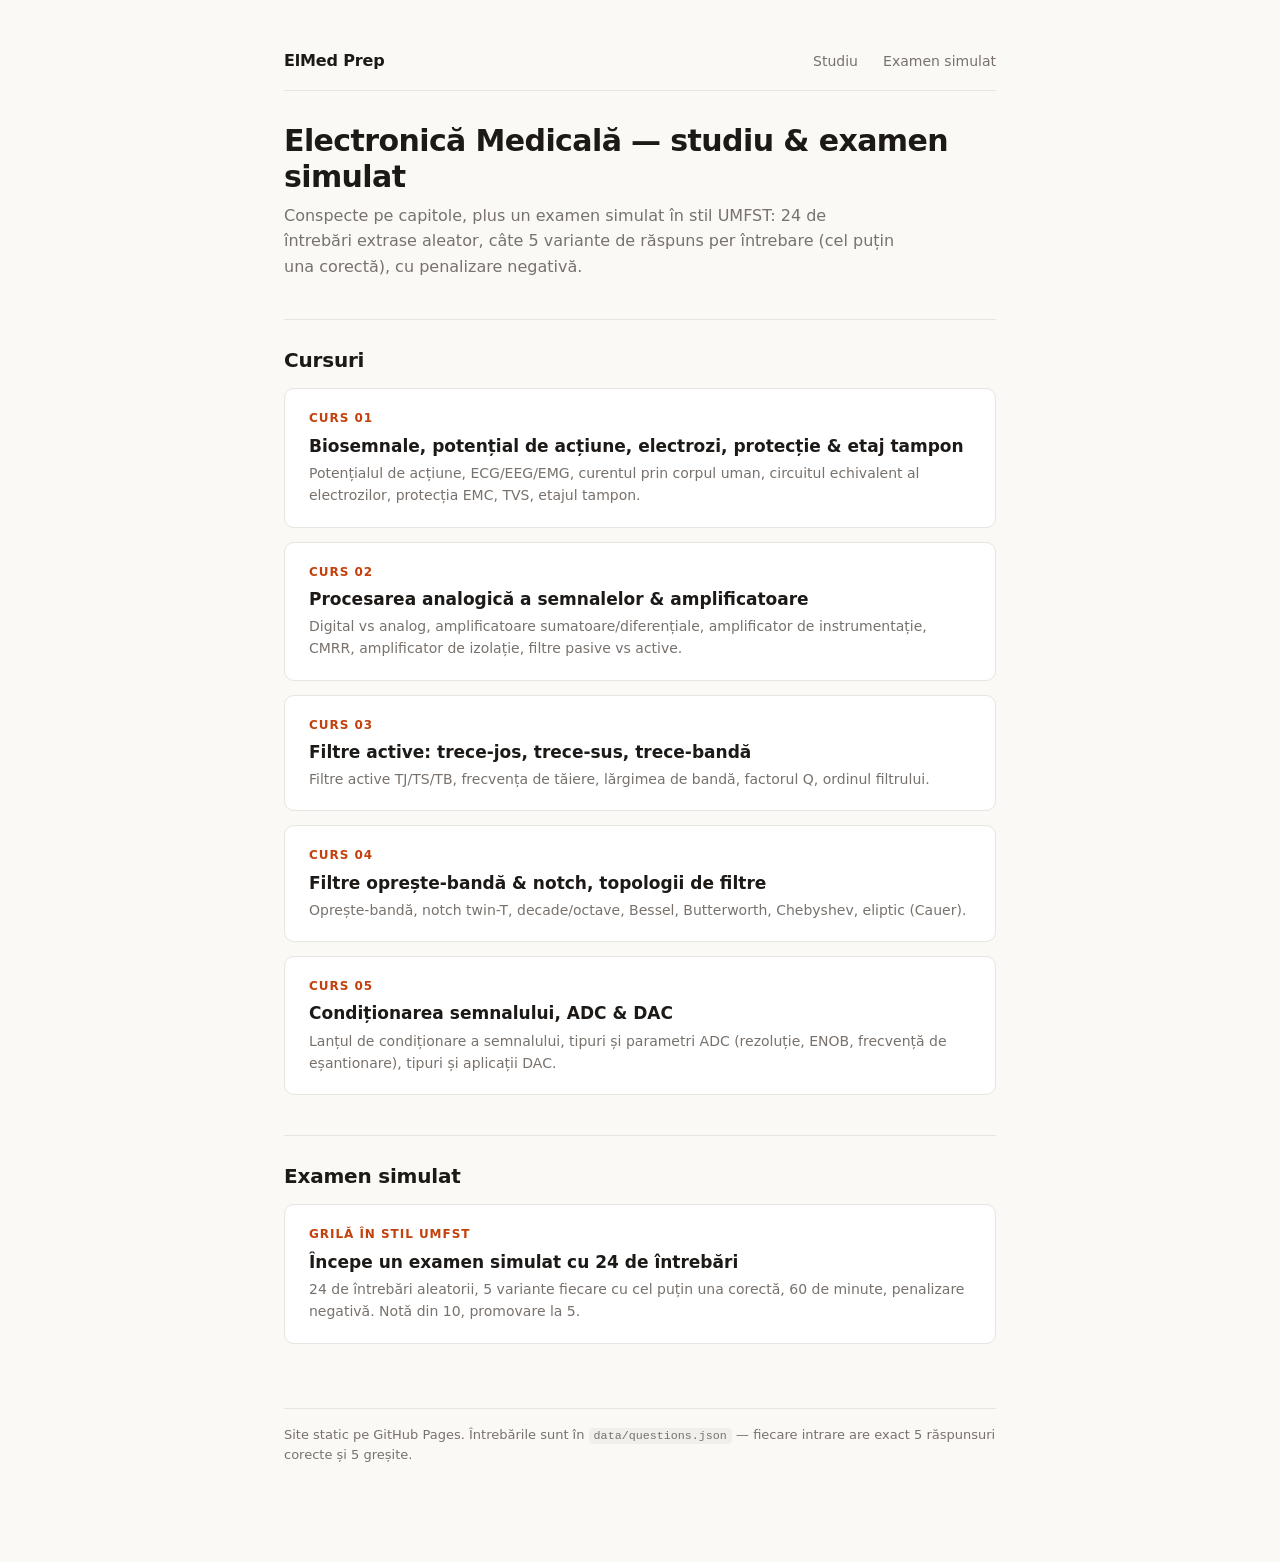
<file: index.html>
<!DOCTYPE html>
<html lang="ro">
<head>
<meta charset="utf-8">
<meta name="viewport" content="width=device-width, initial-scale=1">
<title>ElMed Prep — Electronică Medicală</title>
<link rel="stylesheet" href="assets/style.css">
</head>
<body>
<div class="wrap">
  <header class="site">
    <a class="brand" href="index.html">ElMed Prep</a>
    <nav>
      <a href="index.html">Studiu</a>
      <a href="exam.html">Examen simulat</a>
    </nav>
  </header>

  <h1>Electronică Medicală — studiu &amp; examen simulat</h1>
  <p class="lead">Conspecte pe capitole, plus un examen simulat în stil UMFST: 24 de întrebări extrase aleator, câte 5 variante de răspuns per întrebare (cel puțin una corectă), cu penalizare negativă.</p>

  <h2>Cursuri</h2>
  <a class="card" href="curs-1.html">
    <div class="kicker">Curs 01</div>
    <div class="title">Biosemnale, potențial de acțiune, electrozi, protecție &amp; etaj tampon</div>
    <div class="desc">Potențialul de acțiune, ECG/EEG/EMG, curentul prin corpul uman, circuitul echivalent al electrozilor, protecția EMC, TVS, etajul tampon.</div>
  </a>
  <a class="card" href="curs-2.html">
    <div class="kicker">Curs 02</div>
    <div class="title">Procesarea analogică a semnalelor &amp; amplificatoare</div>
    <div class="desc">Digital vs analog, amplificatoare sumatoare/diferențiale, amplificator de instrumentație, CMRR, amplificator de izolație, filtre pasive vs active.</div>
  </a>
  <a class="card" href="curs-3.html">
    <div class="kicker">Curs 03</div>
    <div class="title">Filtre active: trece-jos, trece-sus, trece-bandă</div>
    <div class="desc">Filtre active TJ/TS/TB, frecvența de tăiere, lărgimea de bandă, factorul Q, ordinul filtrului.</div>
  </a>
  <a class="card" href="curs-4.html">
    <div class="kicker">Curs 04</div>
    <div class="title">Filtre oprește-bandă &amp; notch, topologii de filtre</div>
    <div class="desc">Oprește-bandă, notch twin-T, decade/octave, Bessel, Butterworth, Chebyshev, eliptic (Cauer).</div>
  </a>
  <a class="card" href="curs-5.html">
    <div class="kicker">Curs 05</div>
    <div class="title">Condiționarea semnalului, ADC &amp; DAC</div>
    <div class="desc">Lanțul de condiționare a semnalului, tipuri și parametri ADC (rezoluție, ENOB, frecvență de eșantionare), tipuri și aplicații DAC.</div>
  </a>

  <h2>Examen simulat</h2>
  <a class="card" href="exam.html">
    <div class="kicker">Grilă în stil UMFST</div>
    <div class="title">Începe un examen simulat cu 24 de întrebări</div>
    <div class="desc">24 de întrebări aleatorii, 5 variante fiecare cu cel puțin una corectă, 60 de minute, penalizare negativă. Notă din 10, promovare la 5.</div>
  </a>

  <footer class="site">Site static pe GitHub Pages. Întrebările sunt în <code>data/questions.json</code> — fiecare intrare are exact 5 răspunsuri corecte și 5 greșite.</footer>
</div>
</body>
</html>
</file>
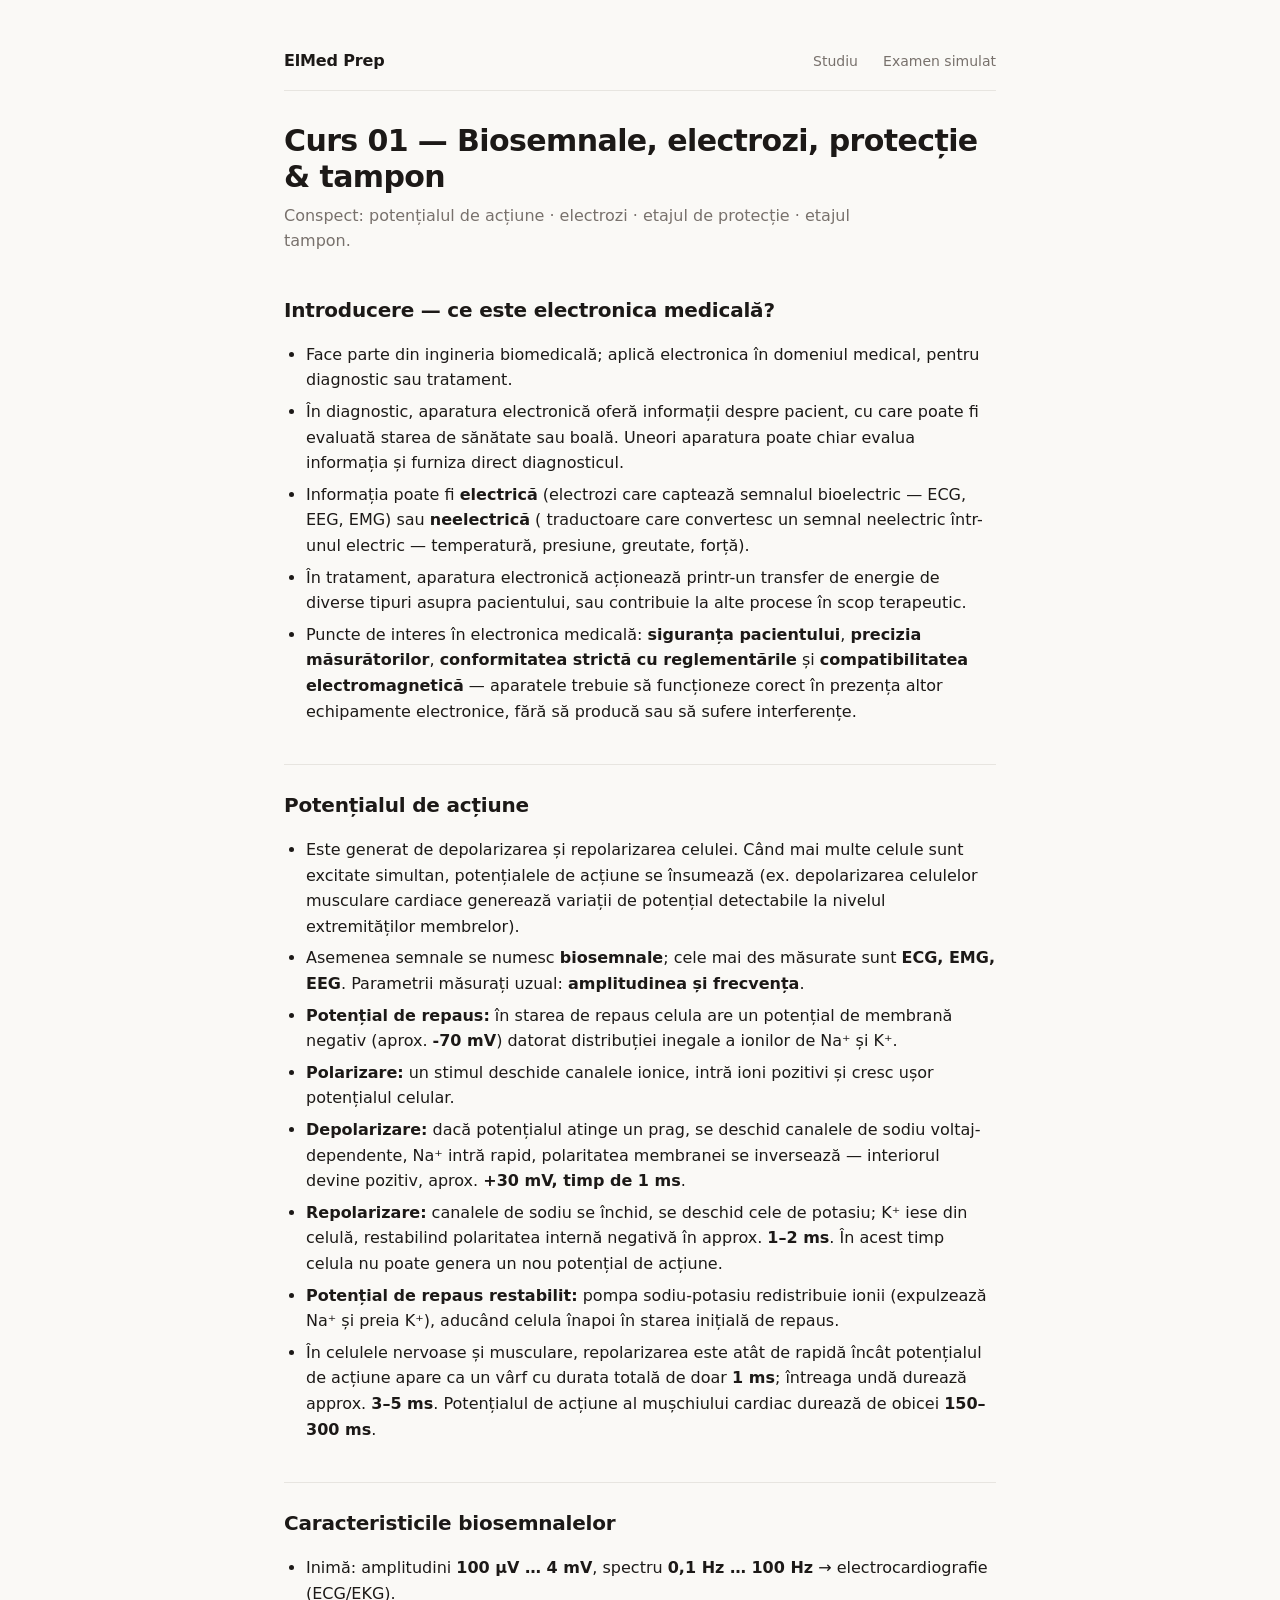
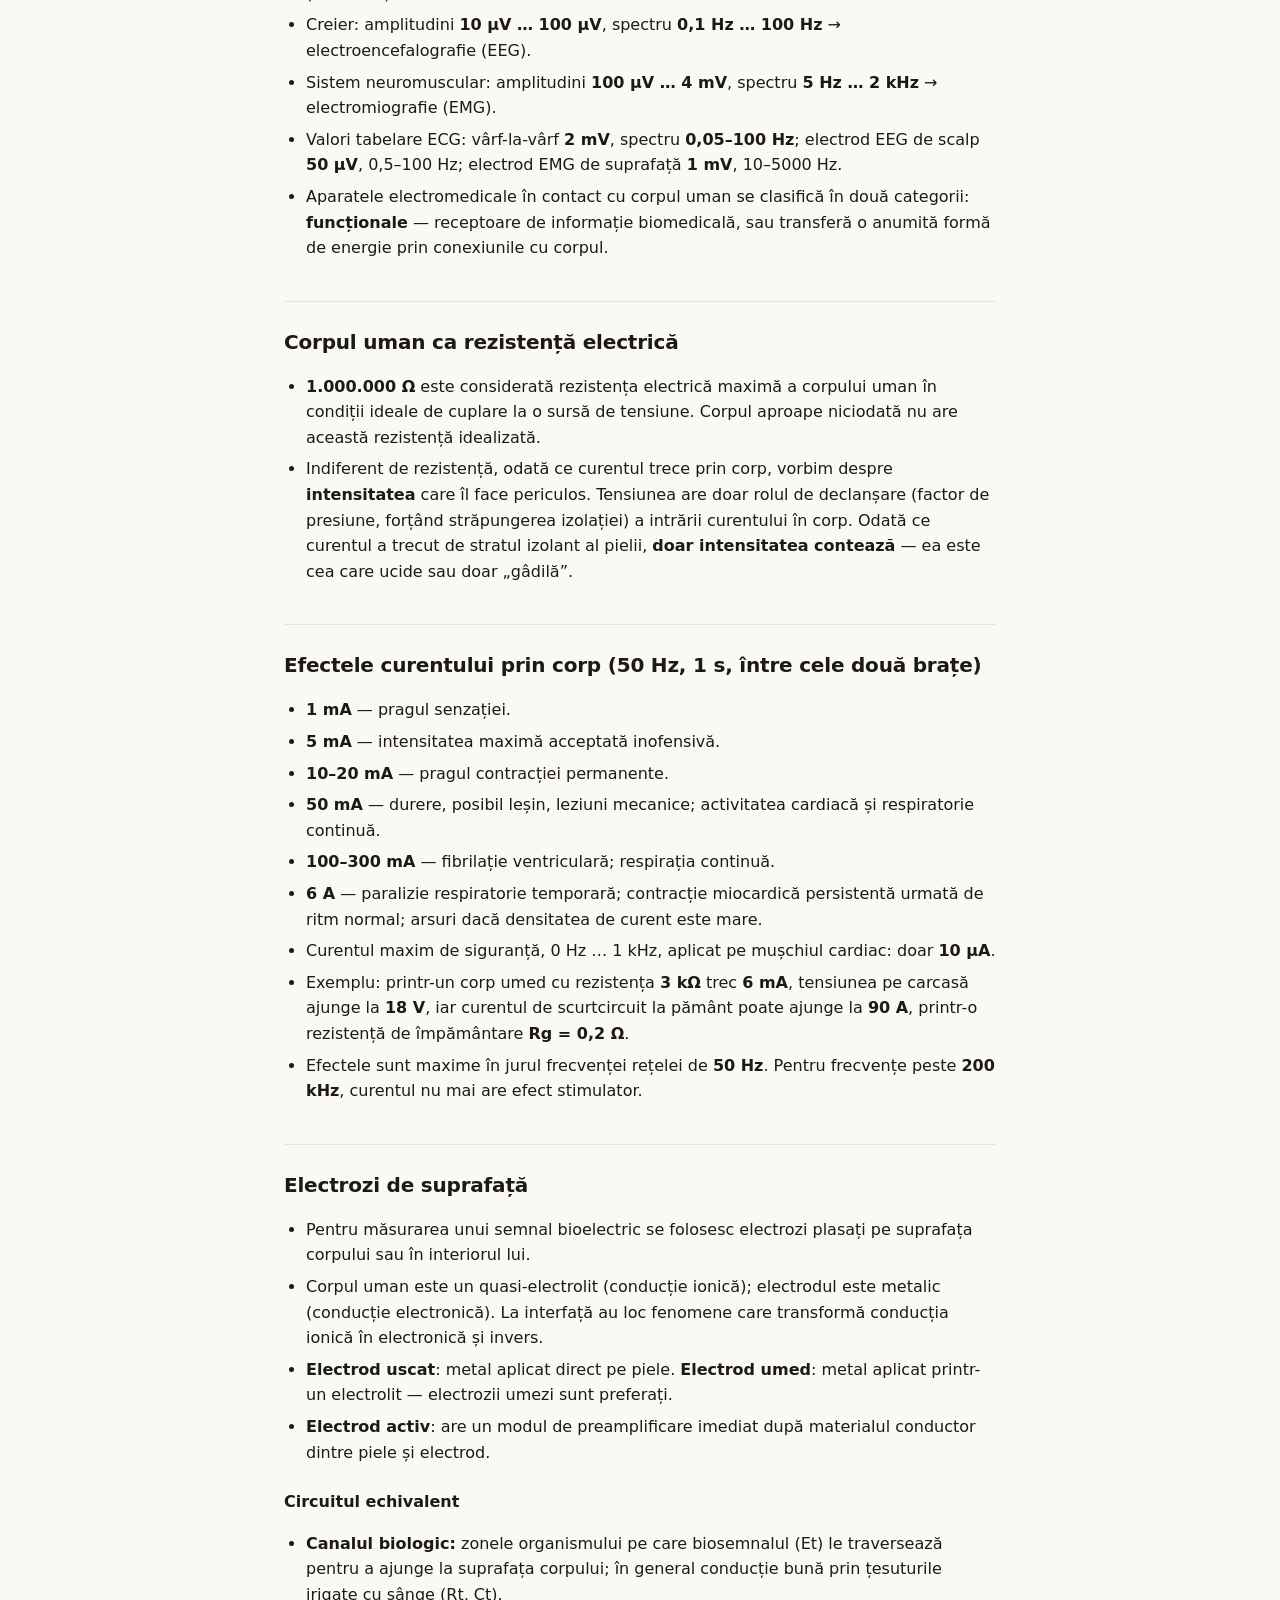
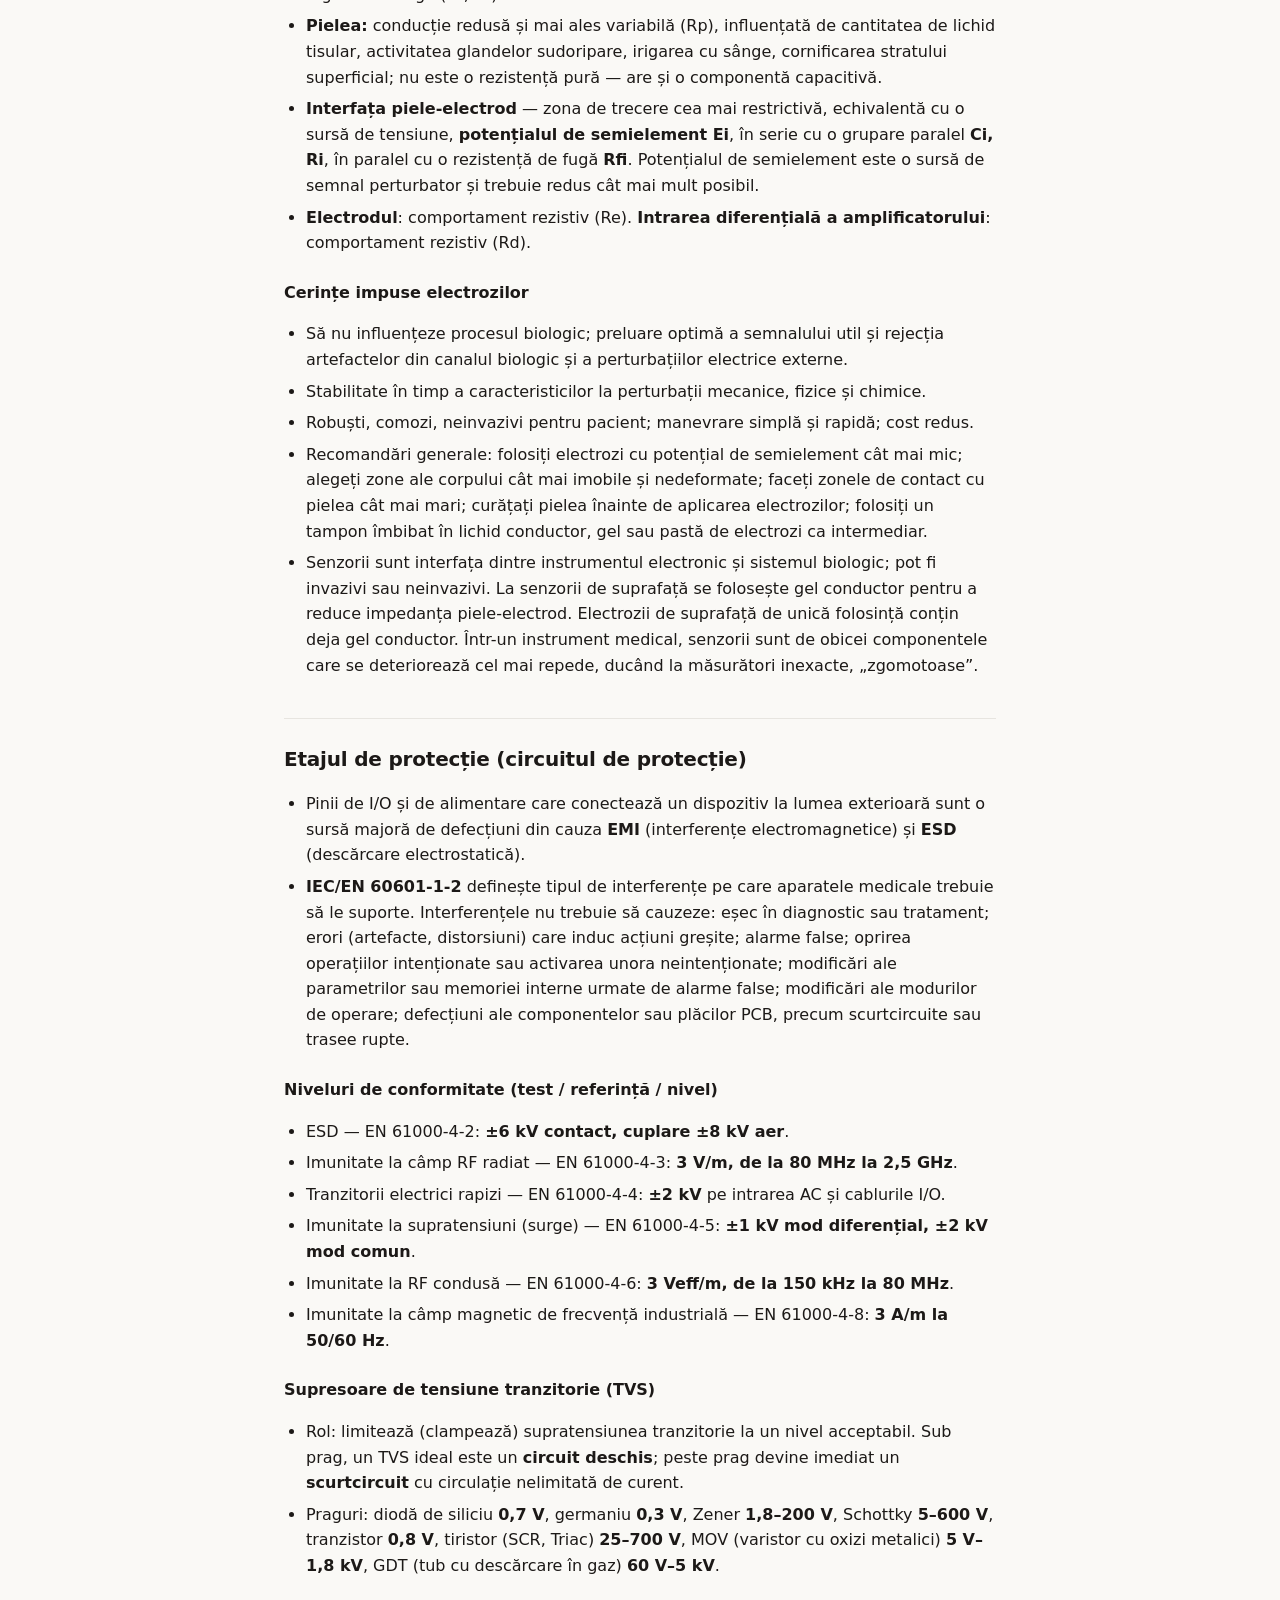
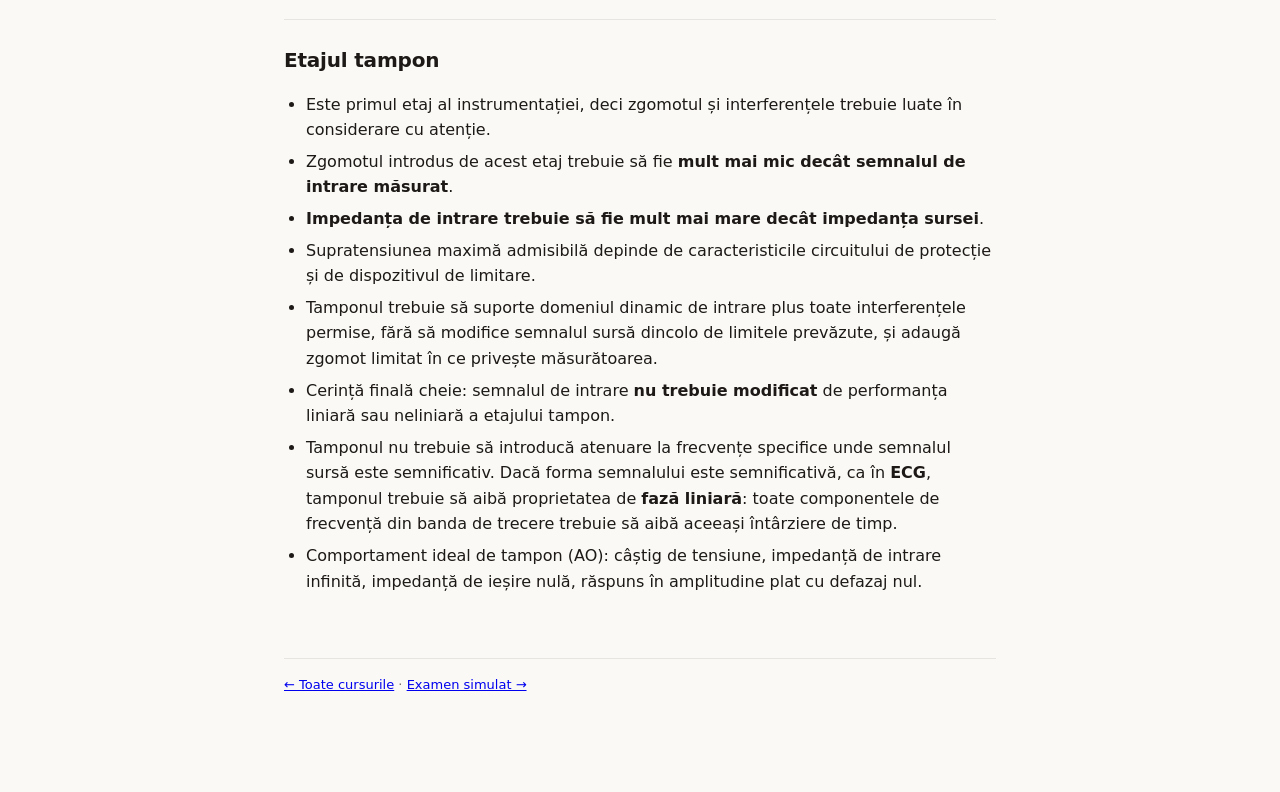
<file: curs-1.html>
<!DOCTYPE html>
<html lang="ro">
<head>
<meta charset="utf-8">
<meta name="viewport" content="width=device-width, initial-scale=1">
<title>Curs 01 — ElMed Prep</title>
<link rel="stylesheet" href="assets/style.css">
</head>
<body>
<div class="wrap content">
  <header class="site">
    <a class="brand" href="index.html">ElMed Prep</a>
    <nav>
      <a href="index.html">Studiu</a>
      <a href="exam.html">Examen simulat</a>
    </nav>
  </header>

  <h1>Curs 01 — Biosemnale, electrozi, protecție &amp; tampon</h1>
  <p class="lead">Conspect: potențialul de acțiune · electrozi · etajul de protecție · etajul tampon.</p>

  <h2>Introducere — ce este electronica medicală?</h2>
  <ul>
    <li>Face parte din ingineria biomedicală; aplică electronica în domeniul medical, pentru diagnostic sau tratament.</li>
    <li>În diagnostic, aparatura electronică oferă informații despre pacient, cu care poate fi evaluată starea de sănătate sau boală. Uneori aparatura poate chiar evalua informația și furniza direct diagnosticul.</li>
    <li>Informația poate fi <strong>electrică</strong> (electrozi care captează semnalul bioelectric — ECG, EEG, EMG) sau <strong>neelectrică</strong> ( traductoare care convertesc un semnal neelectric într-unul electric — temperatură, presiune, greutate, forță).</li>
    <li>În tratament, aparatura electronică acționează printr-un transfer de energie de diverse tipuri asupra pacientului, sau contribuie la alte procese în scop terapeutic.</li>
    <li>Puncte de interes în electronica medicală: <strong>siguranța pacientului</strong>, <strong>precizia măsurătorilor</strong>, <strong>conformitatea strictă cu reglementările</strong> și <strong>compatibilitatea electromagnetică</strong> — aparatele trebuie să funcționeze corect în prezența altor echipamente electronice, fără să producă sau să sufere interferențe.</li>
  </ul>

  <h2>Potențialul de acțiune</h2>
  <ul>
    <li>Este generat de depolarizarea și repolarizarea celulei. Când mai multe celule sunt excitate simultan, potențialele de acțiune se însumează (ex. depolarizarea celulelor musculare cardiace generează variații de potențial detectabile la nivelul extremităților membrelor).</li>
    <li>Asemenea semnale se numesc <strong>biosemnale</strong>; cele mai des măsurate sunt <strong>ECG, EMG, EEG</strong>. Parametrii măsurați uzual: <strong>amplitudinea și frecvența</strong>.</li>
    <li><strong>Potențial de repaus:</strong> în starea de repaus celula are un potențial de membrană negativ (aprox. <strong>-70 mV</strong>) datorat distribuției inegale a ionilor de Na⁺ și K⁺.</li>
    <li><strong>Polarizare:</strong> un stimul deschide canalele ionice, intră ioni pozitivi și cresc ușor potențialul celular.</li>
    <li><strong>Depolarizare:</strong> dacă potențialul atinge un prag, se deschid canalele de sodiu voltaj-dependente, Na⁺ intră rapid, polaritatea membranei se inversează — interiorul devine pozitiv, aprox. <strong>+30 mV, timp de 1 ms</strong>.</li>
    <li><strong>Repolarizare:</strong> canalele de sodiu se închid, se deschid cele de potasiu; K⁺ iese din celulă, restabilind polaritatea internă negativă în approx. <strong>1–2 ms</strong>. În acest timp celula nu poate genera un nou potențial de acțiune.</li>
    <li><strong>Potențial de repaus restabilit:</strong> pompa sodiu-potasiu redistribuie ionii (expulzează Na⁺ și preia K⁺), aducând celula înapoi în starea inițială de repaus.</li>
    <li>În celulele nervoase și musculare, repolarizarea este atât de rapidă încât potențialul de acțiune apare ca un vârf cu durata totală de doar <strong>1 ms</strong>; întreaga undă durează approx. <strong>3–5 ms</strong>. Potențialul de acțiune al mușchiului cardiac durează de obicei <strong>150–300 ms</strong>.</li>
  </ul>

  <h2>Caracteristicile biosemnalelor</h2>
  <ul>
    <li>Inimă: amplitudini <strong>100 µV … 4 mV</strong>, spectru <strong>0,1 Hz … 100 Hz</strong> → electrocardiografie (ECG/EKG).</li>
    <li>Creier: amplitudini <strong>10 µV … 100 µV</strong>, spectru <strong>0,1 Hz … 100 Hz</strong> → electroencefalografie (EEG).</li>
    <li>Sistem neuromuscular: amplitudini <strong>100 µV … 4 mV</strong>, spectru <strong>5 Hz … 2 kHz</strong> → electromiografie (EMG).</li>
    <li>Valori tabelare ECG: vârf-la-vârf <strong>2 mV</strong>, spectru <strong>0,05–100 Hz</strong>; electrod EEG de scalp <strong>50 µV</strong>, 0,5–100 Hz; electrod EMG de suprafață <strong>1 mV</strong>, 10–5000 Hz.</li>
    <li>Aparatele electromedicale în contact cu corpul uman se clasifică în două categorii: <strong>funcționale</strong> — receptoare de informație biomedicală, sau transferă o anumită formă de energie prin conexiunile cu corpul.</li>
  </ul>

  <h2>Corpul uman ca rezistență electrică</h2>
  <ul>
    <li><strong>1.000.000 Ω</strong> este considerată rezistența electrică maximă a corpului uman în condiții ideale de cuplare la o sursă de tensiune. Corpul aproape niciodată nu are această rezistență idealizată.</li>
    <li>Indiferent de rezistență, odată ce curentul trece prin corp, vorbim despre <strong>intensitatea</strong> care îl face periculos. Tensiunea are doar rolul de declanșare (factor de presiune, forțând străpungerea izolației) a intrării curentului în corp. Odată ce curentul a trecut de stratul izolant al pielii, <strong>doar intensitatea contează</strong> — ea este cea care ucide sau doar „gâdilă”.</li>
  </ul>

  <h2>Efectele curentului prin corp (50 Hz, 1 s, între cele două brațe)</h2>
  <ul>
    <li><strong>1 mA</strong> — pragul senzației.</li>
    <li><strong>5 mA</strong> — intensitatea maximă acceptată inofensivă.</li>
    <li><strong>10–20 mA</strong> — pragul contracției permanente.</li>
    <li><strong>50 mA</strong> — durere, posibil leșin, leziuni mecanice; activitatea cardiacă și respiratorie continuă.</li>
    <li><strong>100–300 mA</strong> — fibrilație ventriculară; respirația continuă.</li>
    <li><strong>6 A</strong> — paralizie respiratorie temporară; contracție miocardică persistentă urmată de ritm normal; arsuri dacă densitatea de curent este mare.</li>
    <li>Curentul maxim de siguranță, 0 Hz … 1 kHz, aplicat pe mușchiul cardiac: doar <strong>10 µA</strong>.</li>
    <li>Exemplu: printr-un corp umed cu rezistența <strong>3 kΩ</strong> trec <strong>6 mA</strong>, tensiunea pe carcasă ajunge la <strong>18 V</strong>, iar curentul de scurtcircuit la pământ poate ajunge la <strong>90 A</strong>, printr-o rezistență de împământare <strong>Rg = 0,2 Ω</strong>.</li>
    <li>Efectele sunt maxime în jurul frecvenței rețelei de <strong>50 Hz</strong>. Pentru frecvențe peste <strong>200 kHz</strong>, curentul nu mai are efect stimulator.</li>
  </ul>

  <h2>Electrozi de suprafață</h2>
  <ul>
    <li>Pentru măsurarea unui semnal bioelectric se folosesc electrozi plasați pe suprafața corpului sau în interiorul lui.</li>
    <li>Corpul uman este un quasi-electrolit (conducție ionică); electrodul este metalic (conducție electronică). La interfață au loc fenomene care transformă conducția ionică în electronică și invers.</li>
    <li><strong>Electrod uscat</strong>: metal aplicat direct pe piele. <strong>Electrod umed</strong>: metal aplicat printr-un electrolit — electrozii umezi sunt preferați.</li>
    <li><strong>Electrod activ</strong>: are un modul de preamplificare imediat după materialul conductor dintre piele și electrod.</li>
  </ul>

  <h3>Circuitul echivalent</h3>
  <ul>
    <li><strong>Canalul biologic:</strong> zonele organismului pe care biosemnalul (Et) le traversează pentru a ajunge la suprafața corpului; în general conducție bună prin țesuturile irigate cu sânge (Rt, Ct).</li>
    <li><strong>Pielea:</strong> conducție redusă și mai ales variabilă (Rp), influențată de cantitatea de lichid tisular, activitatea glandelor sudoripare, irigarea cu sânge, cornificarea stratului superficial; nu este o rezistență pură — are și o componentă capacitivă.</li>
    <li><strong>Interfața piele-electrod</strong> — zona de trecere cea mai restrictivă, echivalentă cu o sursă de tensiune, <strong>potențialul de semielement Ei</strong>, în serie cu o grupare paralel <strong>Ci, Ri</strong>, în paralel cu o rezistență de fugă <strong>Rfi</strong>. Potențialul de semielement este o sursă de semnal perturbator și trebuie redus cât mai mult posibil.</li>
    <li><strong>Electrodul</strong>: comportament rezistiv (Re). <strong>Intrarea diferențială a amplificatorului</strong>: comportament rezistiv (Rd).</li>
  </ul>

  <h3>Cerințe impuse electrozilor</h3>
  <ul>
    <li>Să nu influențeze procesul biologic; preluare optimă a semnalului util și rejecția artefactelor din canalul biologic și a perturbațiilor electrice externe.</li>
    <li>Stabilitate în timp a caracteristicilor la perturbații mecanice, fizice și chimice.</li>
    <li>Robuști, comozi, neinvazivi pentru pacient; manevrare simplă și rapidă; cost redus.</li>
    <li>Recomandări generale: folosiți electrozi cu potențial de semielement cât mai mic; alegeți zone ale corpului cât mai imobile și nedeformate; faceți zonele de contact cu pielea cât mai mari; curățați pielea înainte de aplicarea electrozilor; folosiți un tampon îmbibat în lichid conductor, gel sau pastă de electrozi ca intermediar.</li>
    <li>Senzorii sunt interfața dintre instrumentul electronic și sistemul biologic; pot fi invazivi sau neinvazivi. La senzorii de suprafață se folosește gel conductor pentru a reduce impedanța piele-electrod. Electrozii de suprafață de unică folosință conțin deja gel conductor. Într-un instrument medical, senzorii sunt de obicei componentele care se deteriorează cel mai repede, ducând la măsurători inexacte, „zgomotoase”.</li>
  </ul>

  <h2>Etajul de protecție (circuitul de protecție)</h2>
  <ul>
    <li>Pinii de I/O și de alimentare care conectează un dispozitiv la lumea exterioară sunt o sursă majoră de defecțiuni din cauza <strong>EMI</strong> (interferențe electromagnetice) și <strong>ESD</strong> (descărcare electrostatică).</li>
    <li><strong>IEC/EN 60601-1-2</strong> definește tipul de interferențe pe care aparatele medicale trebuie să le suporte. Interferențele nu trebuie să cauzeze: eșec în diagnostic sau tratament; erori (artefacte, distorsiuni) care induc acțiuni greșite; alarme false; oprirea operațiilor intenționate sau activarea unora neintenționate; modificări ale parametrilor sau memoriei interne urmate de alarme false; modificări ale modurilor de operare; defecțiuni ale componentelor sau plăcilor PCB, precum scurtcircuite sau trasee rupte.</li>
  </ul>
  <h3>Niveluri de conformitate (test / referință / nivel)</h3>
  <ul>
    <li>ESD — EN 61000-4-2: <strong>±6 kV contact, cuplare ±8 kV aer</strong>.</li>
    <li>Imunitate la câmp RF radiat — EN 61000-4-3: <strong>3 V/m, de la 80 MHz la 2,5 GHz</strong>.</li>
    <li>Tranzitorii electrici rapizi — EN 61000-4-4: <strong>±2 kV</strong> pe intrarea AC și cablurile I/O.</li>
    <li>Imunitate la supratensiuni (surge) — EN 61000-4-5: <strong>±1 kV mod diferențial, ±2 kV mod comun</strong>.</li>
    <li>Imunitate la RF condusă — EN 61000-4-6: <strong>3 Veff/m, de la 150 kHz la 80 MHz</strong>.</li>
    <li>Imunitate la câmp magnetic de frecvență industrială — EN 61000-4-8: <strong>3 A/m la 50/60 Hz</strong>.</li>
  </ul>

  <h3>Supresoare de tensiune tranzitorie (TVS)</h3>
  <ul>
    <li>Rol: limitează (clampează) supratensiunea tranzitorie la un nivel acceptabil. Sub prag, un TVS ideal este un <strong>circuit deschis</strong>; peste prag devine imediat un <strong>scurtcircuit</strong> cu circulație nelimitată de curent.</li>
    <li>Praguri: diodă de siliciu <strong>0,7 V</strong>, germaniu <strong>0,3 V</strong>, Zener <strong>1,8–200 V</strong>, Schottky <strong>5–600 V</strong>, tranzistor <strong>0,8 V</strong>, tiristor (SCR, Triac) <strong>25–700 V</strong>, MOV (varistor cu oxizi metalici) <strong>5 V–1,8 kV</strong>, GDT (tub cu descărcare în gaz) <strong>60 V–5 kV</strong>.</li>
  </ul>

  <h2>Etajul tampon</h2>
  <ul>
    <li>Este primul etaj al instrumentației, deci zgomotul și interferențele trebuie luate în considerare cu atenție.</li>
    <li>Zgomotul introdus de acest etaj trebuie să fie <strong>mult mai mic decât semnalul de intrare măsurat</strong>.</li>
    <li><strong>Impedanța de intrare trebuie să fie mult mai mare decât impedanța sursei</strong>.</li>
    <li>Supratensiunea maximă admisibilă depinde de caracteristicile circuitului de protecție și de dispozitivul de limitare.</li>
    <li>Tamponul trebuie să suporte domeniul dinamic de intrare plus toate interferențele permise, fără să modifice semnalul sursă dincolo de limitele prevăzute, și adaugă zgomot limitat în ce privește măsurătoarea.</li>
    <li>Cerință finală cheie: semnalul de intrare <strong>nu trebuie modificat</strong> de performanța liniară sau neliniară a etajului tampon.</li>
    <li>Tamponul nu trebuie să introducă atenuare la frecvențe specifice unde semnalul sursă este semnificativ. Dacă forma semnalului este semnificativă, ca în <strong>ECG</strong>, tamponul trebuie să aibă proprietatea de <strong>fază liniară</strong>: toate componentele de frecvență din banda de trecere trebuie să aibă aceeași întârziere de timp.</li>
    <li>Comportament ideal de tampon (AO): câștig de tensiune, impedanță de intrare infinită, impedanță de ieșire nulă, răspuns în amplitudine plat cu defazaj nul.</li>
  </ul>

  <footer class="site"><a href="index.html">← Toate cursurile</a> · <a href="exam.html">Examen simulat →</a></footer>
</div>
</body>
</html>
</file>
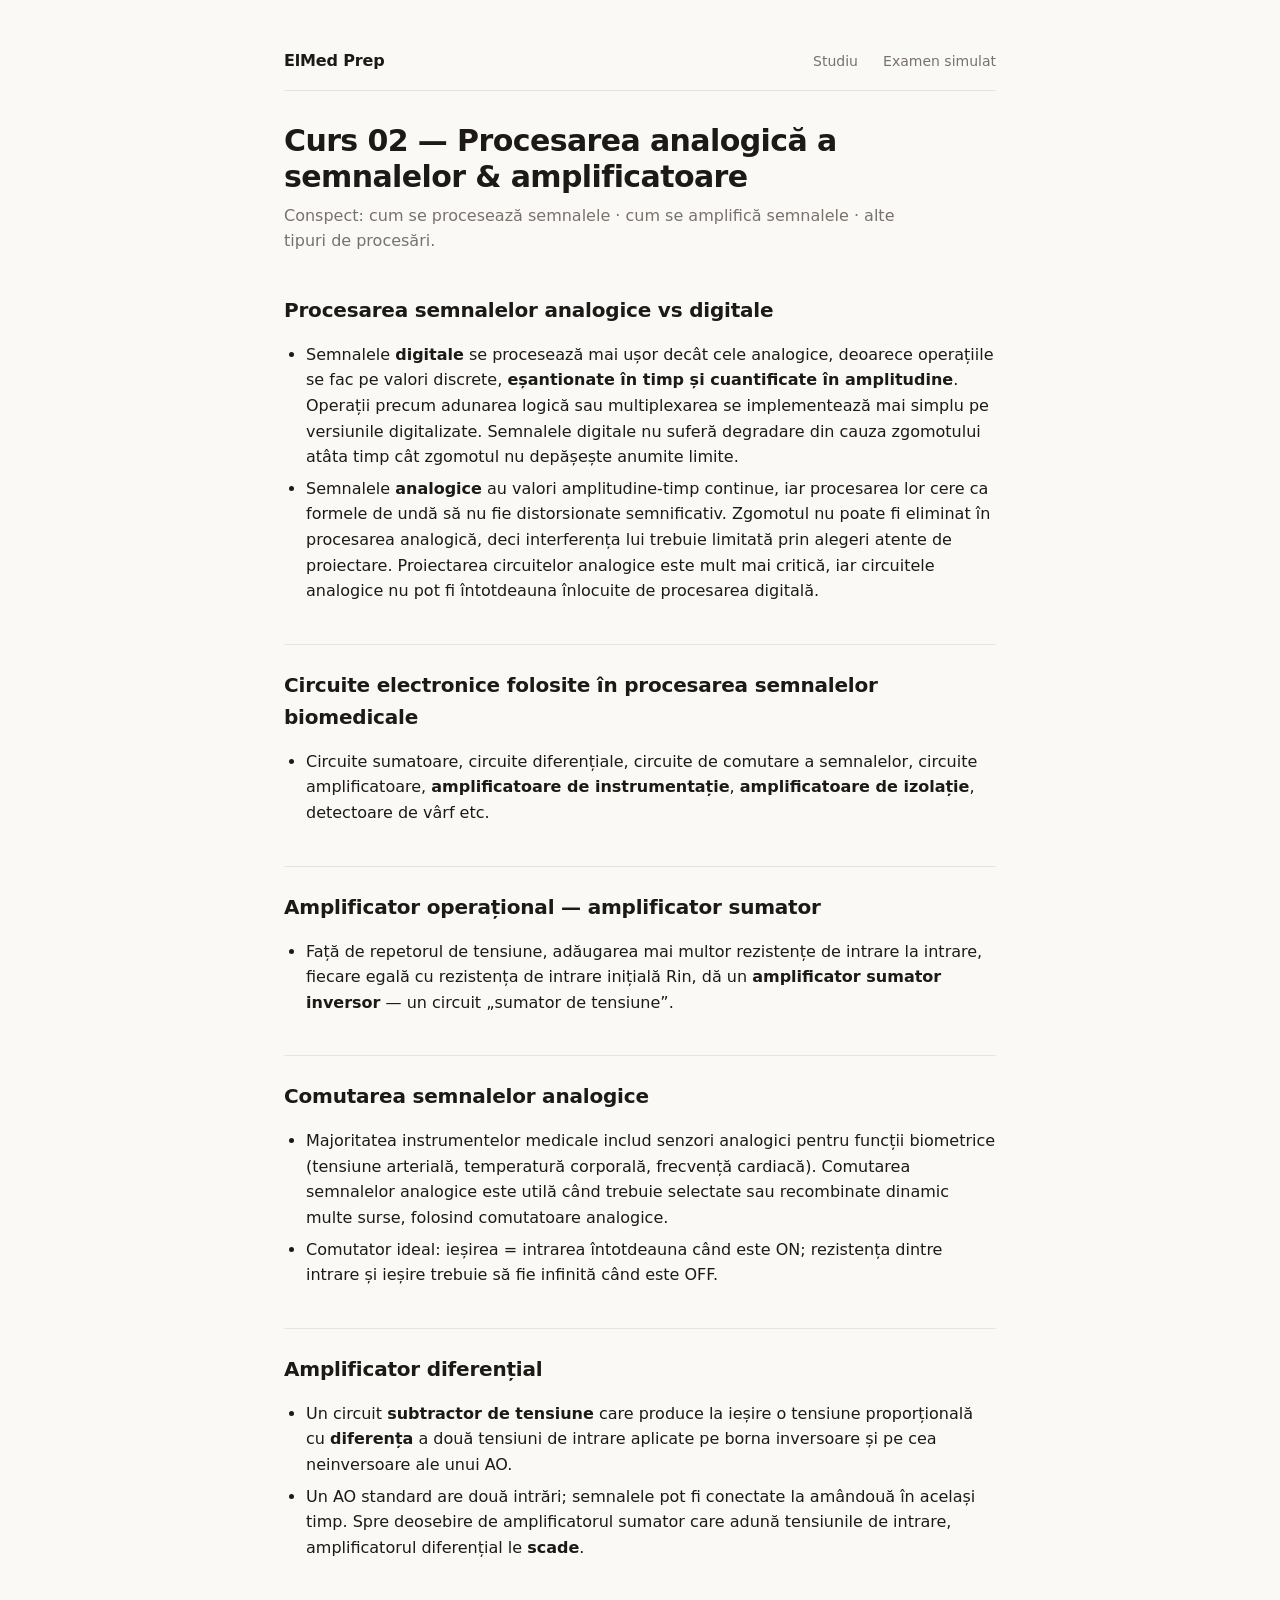
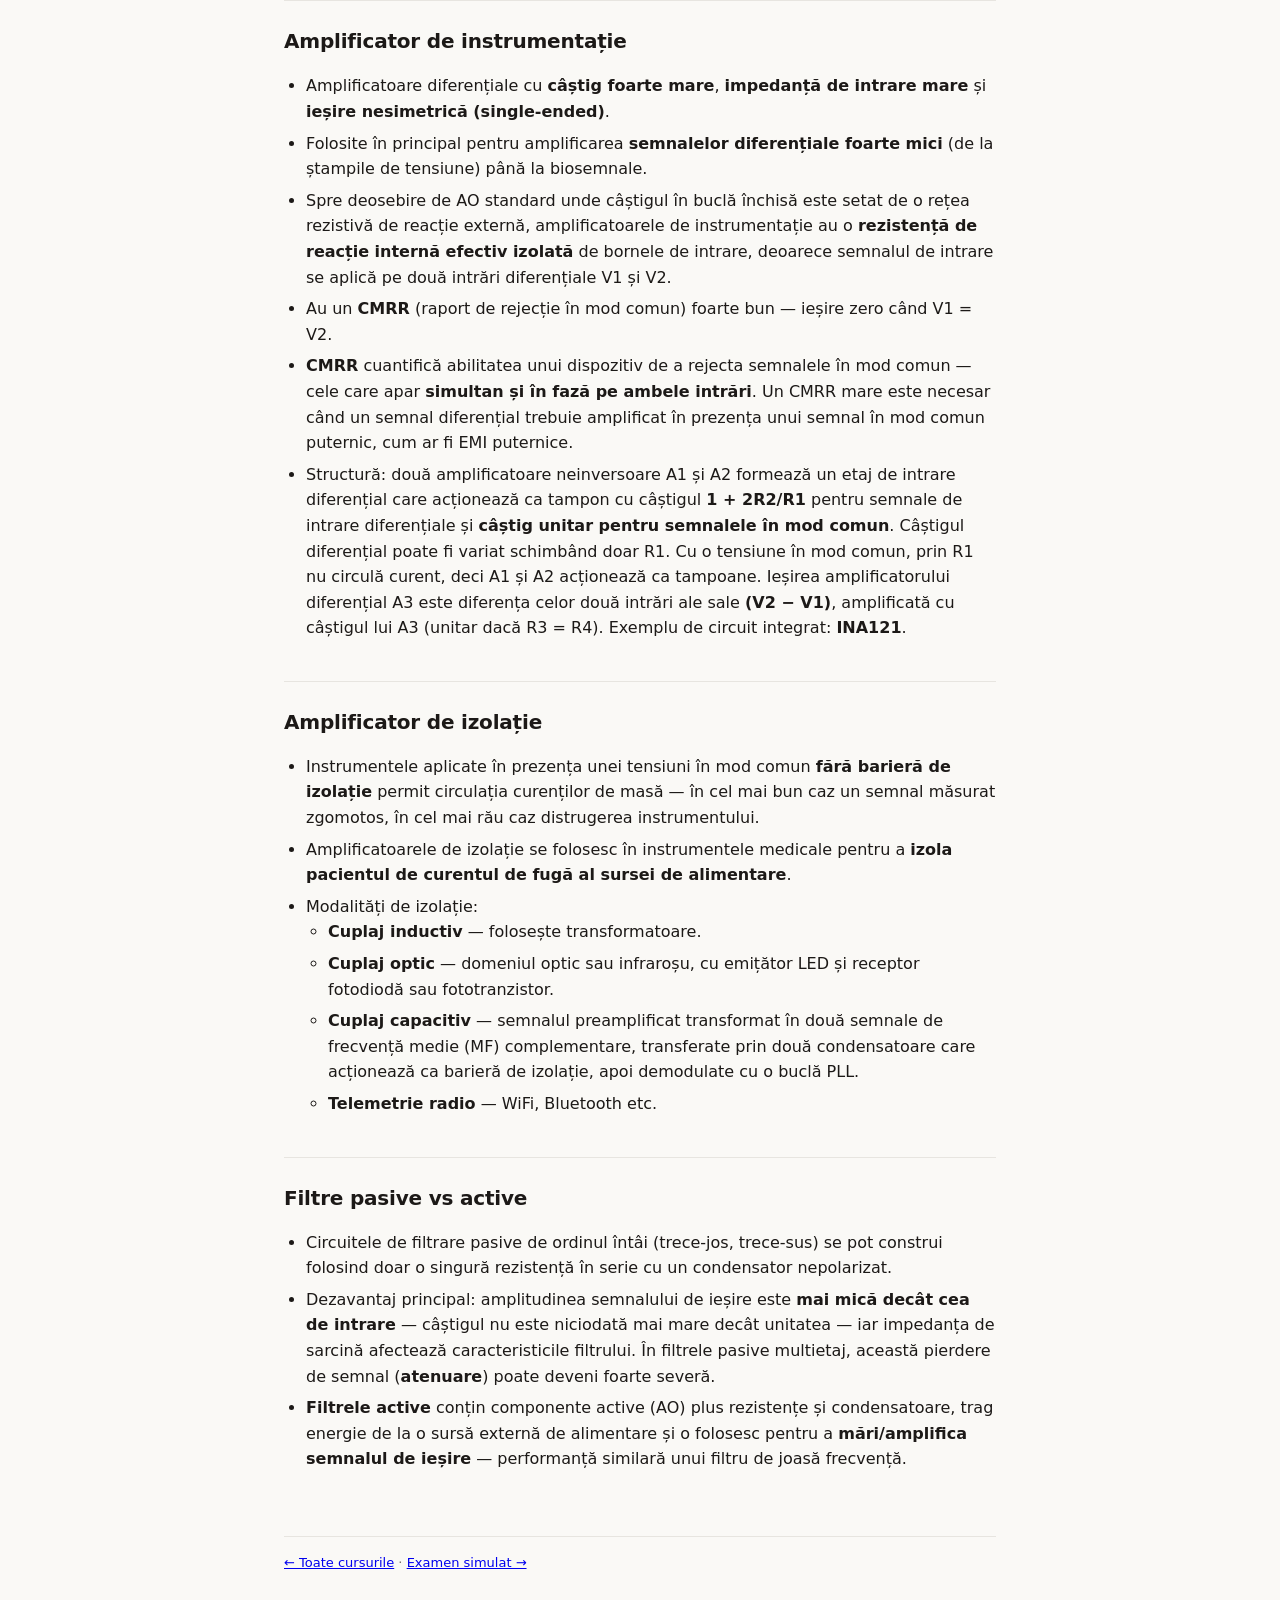
<file: curs-2.html>
<!DOCTYPE html>
<html lang="ro">
<head>
<meta charset="utf-8">
<meta name="viewport" content="width=device-width, initial-scale=1">
<title>Curs 02 — ElMed Prep</title>
<link rel="stylesheet" href="assets/style.css">
</head>
<body>
<div class="wrap content">
  <header class="site">
    <a class="brand" href="index.html">ElMed Prep</a>
    <nav>
      <a href="index.html">Studiu</a>
      <a href="exam.html">Examen simulat</a>
    </nav>
  </header>

  <h1>Curs 02 — Procesarea analogică a semnalelor &amp; amplificatoare</h1>
  <p class="lead">Conspect: cum se procesează semnalele · cum se amplifică semnalele · alte tipuri de procesări.</p>

  <h2>Procesarea semnalelor analogice vs digitale</h2>
  <ul>
    <li>Semnalele <strong>digitale</strong> se procesează mai ușor decât cele analogice, deoarece operațiile se fac pe valori discrete, <strong>eșantionate în timp și cuantificate în amplitudine</strong>. Operații precum adunarea logică sau multiplexarea se implementează mai simplu pe versiunile digitalizate. Semnalele digitale nu suferă degradare din cauza zgomotului atâta timp cât zgomotul nu depășește anumite limite.</li>
    <li>Semnalele <strong>analogice</strong> au valori amplitudine-timp continue, iar procesarea lor cere ca formele de undă să nu fie distorsionate semnificativ. Zgomotul nu poate fi eliminat în procesarea analogică, deci interferența lui trebuie limitată prin alegeri atente de proiectare. Proiectarea circuitelor analogice este mult mai critică, iar circuitele analogice nu pot fi întotdeauna înlocuite de procesarea digitală.</li>
  </ul>

  <h2>Circuite electronice folosite în procesarea semnalelor biomedicale</h2>
  <ul>
    <li>Circuite sumatoare, circuite diferențiale, circuite de comutare a semnalelor, circuite amplificatoare, <strong>amplificatoare de instrumentație</strong>, <strong>amplificatoare de izolație</strong>, detectoare de vârf etc.</li>
  </ul>

  <h2>Amplificator operațional — amplificator sumator</h2>
  <ul>
    <li>Față de repetorul de tensiune, adăugarea mai multor rezistențe de intrare la intrare, fiecare egală cu rezistența de intrare inițială Rin, dă un <strong>amplificator sumator inversor</strong> — un circuit „sumator de tensiune”.</li>
  </ul>

  <h2>Comutarea semnalelor analogice</h2>
  <ul>
    <li>Majoritatea instrumentelor medicale includ senzori analogici pentru funcții biometrice (tensiune arterială, temperatură corporală, frecvență cardiacă). Comutarea semnalelor analogice este utilă când trebuie selectate sau recombinate dinamic multe surse, folosind comutatoare analogice.</li>
    <li>Comutator ideal: ieșirea = intrarea întotdeauna când este ON; rezistența dintre intrare și ieșire trebuie să fie infinită când este OFF.</li>
  </ul>

  <h2>Amplificator diferențial</h2>
  <ul>
    <li>Un circuit <strong>subtractor de tensiune</strong> care produce la ieșire o tensiune proporțională cu <strong>diferența</strong> a două tensiuni de intrare aplicate pe borna inversoare și pe cea neinversoare ale unui AO.</li>
    <li>Un AO standard are două intrări; semnalele pot fi conectate la amândouă în același timp. Spre deosebire de amplificatorul sumator care adună tensiunile de intrare, amplificatorul diferențial le <strong>scade</strong>.</li>
  </ul>

  <h2>Amplificator de instrumentație</h2>
  <ul>
    <li>Amplificatoare diferențiale cu <strong>câștig foarte mare</strong>, <strong>impedanță de intrare mare</strong> și <strong>ieșire nesimetrică (single-ended)</strong>.</li>
    <li>Folosite în principal pentru amplificarea <strong>semnalelor diferențiale foarte mici</strong> (de la ștampile de tensiune) până la biosemnale.</li>
    <li>Spre deosebire de AO standard unde câștigul în buclă închisă este setat de o rețea rezistivă de reacție externă, amplificatoarele de instrumentație au o <strong>rezistență de reacție internă efectiv izolată</strong> de bornele de intrare, deoarece semnalul de intrare se aplică pe două intrări diferențiale V1 și V2.</li>
    <li>Au un <strong>CMRR</strong> (raport de rejecție în mod comun) foarte bun — ieșire zero când V1 = V2.</li>
    <li><strong>CMRR</strong> cuantifică abilitatea unui dispozitiv de a rejecta semnalele în mod comun — cele care apar <strong>simultan și în fază pe ambele intrări</strong>. Un CMRR mare este necesar când un semnal diferențial trebuie amplificat în prezența unui semnal în mod comun puternic, cum ar fi EMI puternice.</li>
    <li>Structură: două amplificatoare neinversoare A1 și A2 formează un etaj de intrare diferențial care acționează ca tampon cu câștigul <strong>1 + 2R2/R1</strong> pentru semnale de intrare diferențiale și <strong>câștig unitar pentru semnalele în mod comun</strong>. Câștigul diferențial poate fi variat schimbând doar R1. Cu o tensiune în mod comun, prin R1 nu circulă curent, deci A1 și A2 acționează ca tampoane. Ieșirea amplificatorului diferențial A3 este diferența celor două intrări ale sale <strong>(V2 − V1)</strong>, amplificată cu câștigul lui A3 (unitar dacă R3 = R4). Exemplu de circuit integrat: <strong>INA121</strong>.</li>
  </ul>

  <h2>Amplificator de izolație</h2>
  <ul>
    <li>Instrumentele aplicate în prezența unei tensiuni în mod comun <strong>fără barieră de izolație</strong> permit circulația curenților de masă — în cel mai bun caz un semnal măsurat zgomotos, în cel mai rău caz distrugerea instrumentului.</li>
    <li>Amplificatoarele de izolație se folosesc în instrumentele medicale pentru a <strong>izola pacientul de curentul de fugă al sursei de alimentare</strong>.</li>
    <li>Modalități de izolație:
      <ul>
        <li><strong>Cuplaj inductiv</strong> — folosește transformatoare.</li>
        <li><strong>Cuplaj optic</strong> — domeniul optic sau infraroșu, cu emițător LED și receptor fotodiodă sau fototranzistor.</li>
        <li><strong>Cuplaj capacitiv</strong> — semnalul preamplificat transformat în două semnale de frecvență medie (MF) complementare, transferate prin două condensatoare care acționează ca barieră de izolație, apoi demodulate cu o buclă PLL.</li>
        <li><strong>Telemetrie radio</strong> — WiFi, Bluetooth etc.</li>
      </ul>
    </li>
  </ul>

  <h2>Filtre pasive vs active</h2>
  <ul>
    <li>Circuitele de filtrare pasive de ordinul întâi (trece-jos, trece-sus) se pot construi folosind doar o singură rezistență în serie cu un condensator nepolarizat.</li>
    <li>Dezavantaj principal: amplitudinea semnalului de ieșire este <strong>mai mică decât cea de intrare</strong> — câștigul nu este niciodată mai mare decât unitatea — iar impedanța de sarcină afectează caracteristicile filtrului. În filtrele pasive multietaj, această pierdere de semnal (<strong>atenuare</strong>) poate deveni foarte severă.</li>
    <li><strong>Filtrele active</strong> conțin componente active (AO) plus rezistențe și condensatoare, trag energie de la o sursă externă de alimentare și o folosesc pentru a <strong>mări/amplifica semnalul de ieșire</strong> — performanță similară unui filtru de joasă frecvență.</li>
  </ul>

  <footer class="site"><a href="index.html">← Toate cursurile</a> · <a href="exam.html">Examen simulat →</a></footer>
</div>
</body>
</html>
</file>
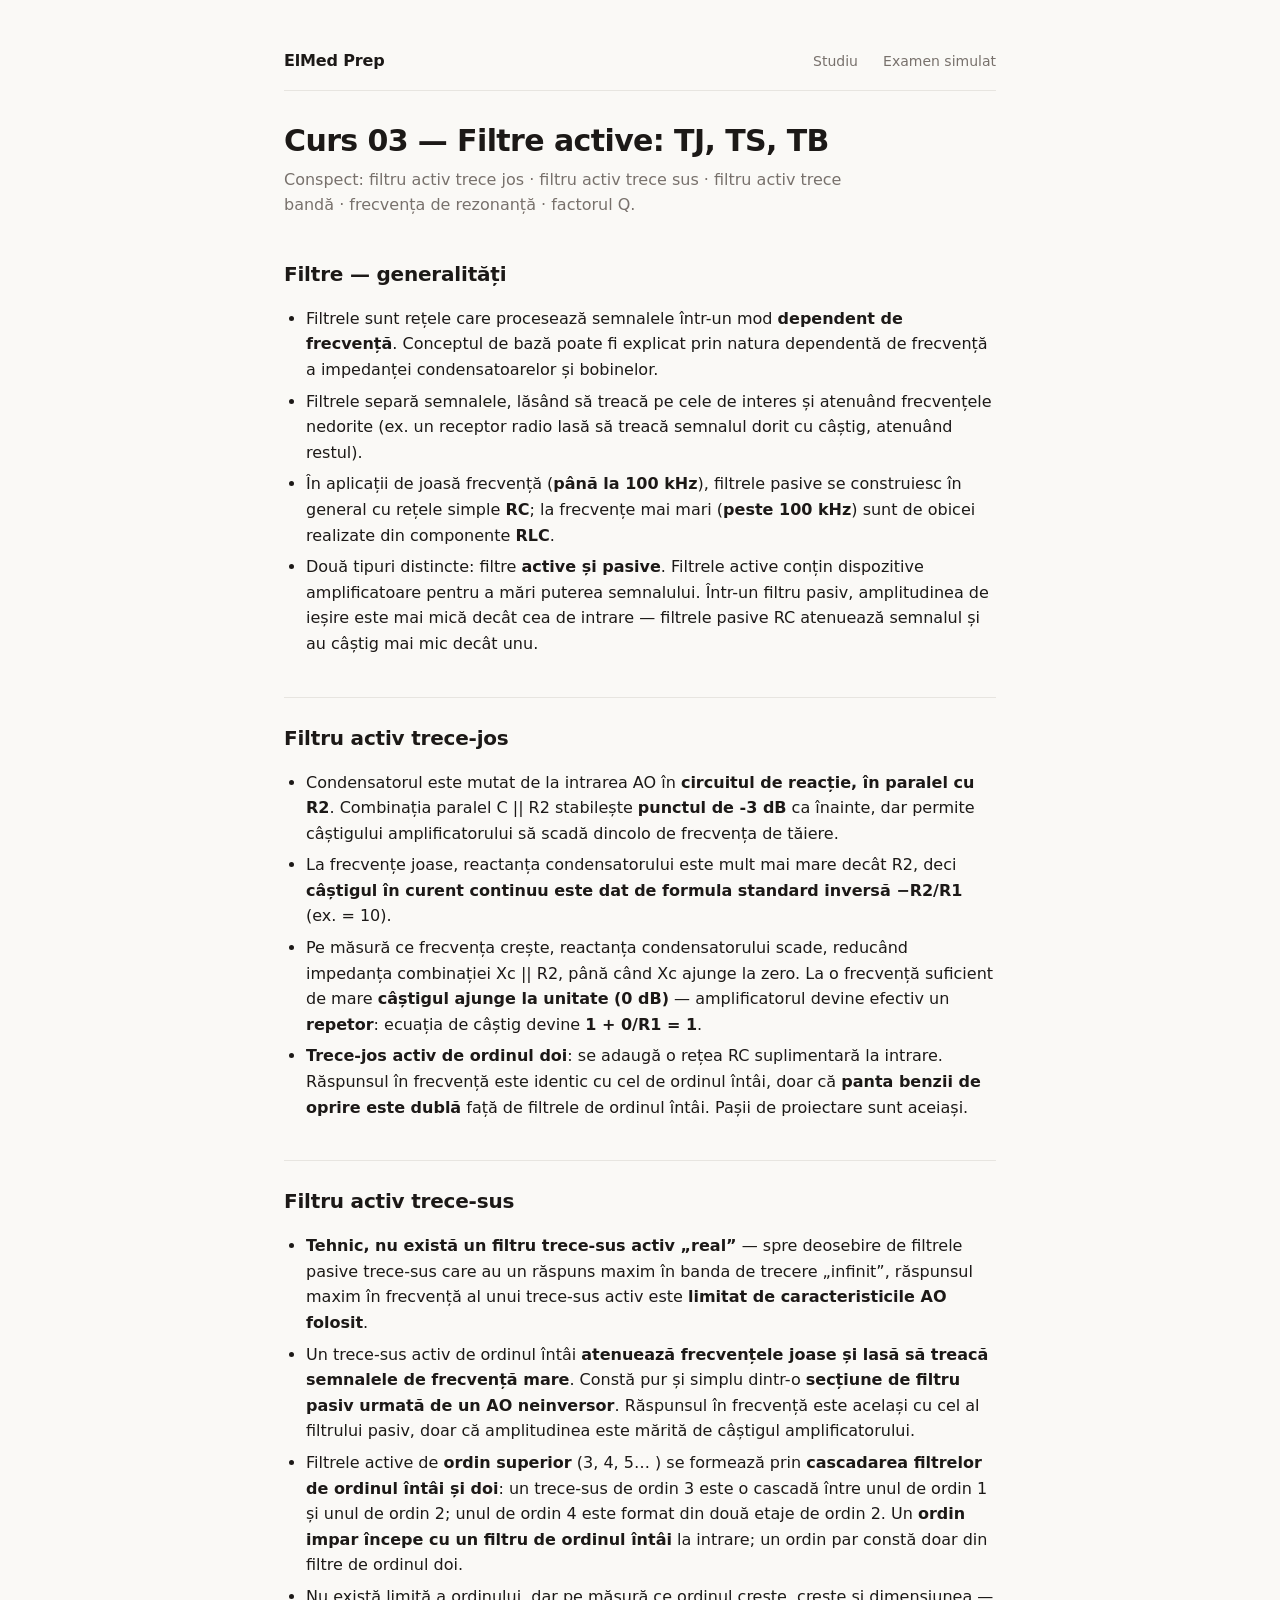
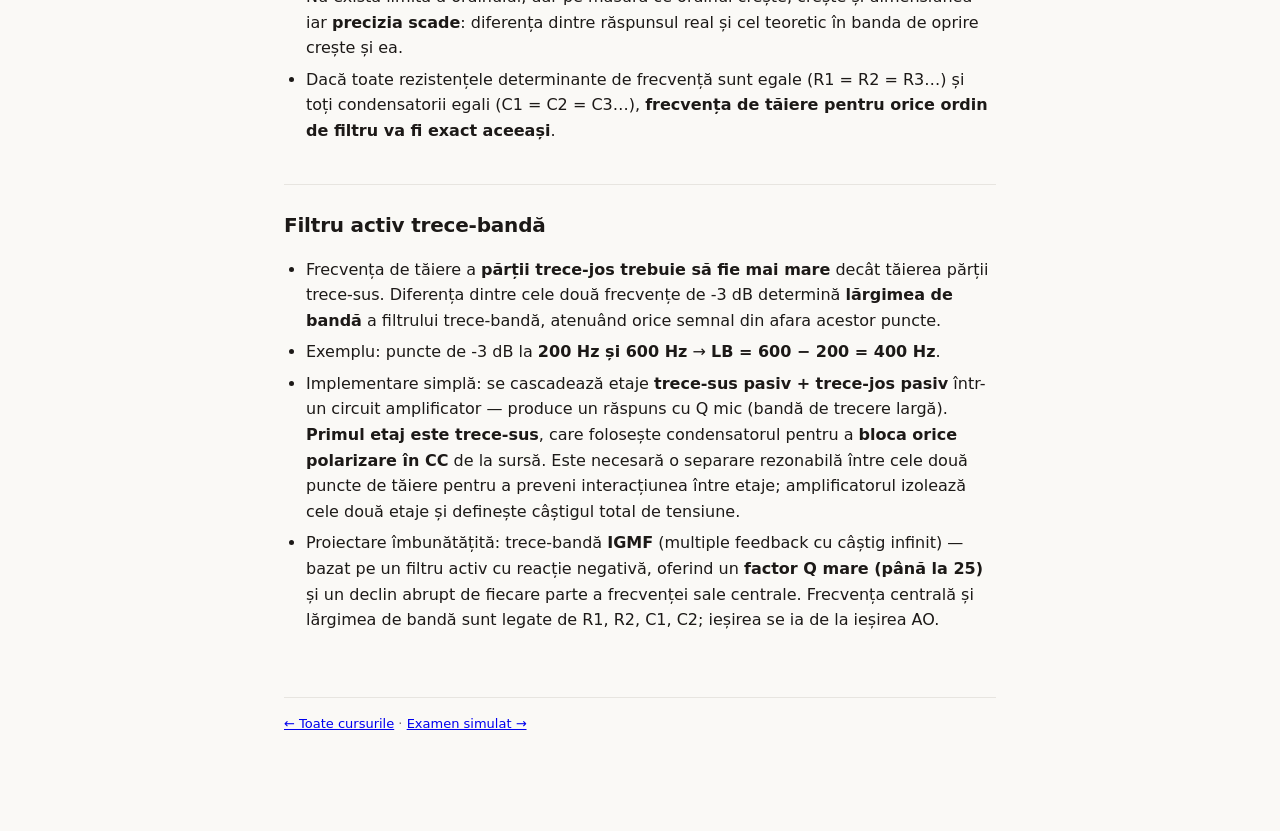
<file: curs-3.html>
<!DOCTYPE html>
<html lang="ro">
<head>
<meta charset="utf-8">
<meta name="viewport" content="width=device-width, initial-scale=1">
<title>Curs 03 — ElMed Prep</title>
<link rel="stylesheet" href="assets/style.css">
</head>
<body>
<div class="wrap content">
  <header class="site">
    <a class="brand" href="index.html">ElMed Prep</a>
    <nav>
      <a href="index.html">Studiu</a>
      <a href="exam.html">Examen simulat</a>
    </nav>
  </header>

  <h1>Curs 03 — Filtre active: TJ, TS, TB</h1>
  <p class="lead">Conspect: filtru activ trece jos · filtru activ trece sus · filtru activ trece bandă · frecvența de rezonanță · factorul Q.</p>

  <h2>Filtre — generalități</h2>
  <ul>
    <li>Filtrele sunt rețele care procesează semnalele într-un mod <strong>dependent de frecvență</strong>. Conceptul de bază poate fi explicat prin natura dependentă de frecvență a impedanței condensatoarelor și bobinelor.</li>
    <li>Filtrele separă semnalele, lăsând să treacă pe cele de interes și atenuând frecvențele nedorite (ex. un receptor radio lasă să treacă semnalul dorit cu câștig, atenuând restul).</li>
    <li>În aplicații de joasă frecvență (<strong>până la 100 kHz</strong>), filtrele pasive se construiesc în general cu rețele simple <strong>RC</strong>; la frecvențe mai mari (<strong>peste 100 kHz</strong>) sunt de obicei realizate din componente <strong>RLC</strong>.</li>
    <li>Două tipuri distincte: filtre <strong>active și pasive</strong>. Filtrele active conțin dispozitive amplificatoare pentru a mări puterea semnalului. Într-un filtru pasiv, amplitudinea de ieșire este mai mică decât cea de intrare — filtrele pasive RC atenuează semnalul și au câștig mai mic decât unu.</li>
  </ul>

  <h2>Filtru activ trece-jos</h2>
  <ul>
    <li>Condensatorul este mutat de la intrarea AO în <strong>circuitul de reacție, în paralel cu R2</strong>. Combinația paralel C || R2 stabilește <strong>punctul de -3 dB</strong> ca înainte, dar permite câștigului amplificatorului să scadă dincolo de frecvența de tăiere.</li>
    <li>La frecvențe joase, reactanța condensatorului este mult mai mare decât R2, deci <strong>câștigul în curent continuu este dat de formula standard inversă −R2/R1</strong> (ex. = 10).</li>
    <li>Pe măsură ce frecvența crește, reactanța condensatorului scade, reducând impedanța combinației Xc || R2, până când Xc ajunge la zero. La o frecvență suficient de mare <strong>câștigul ajunge la unitate (0 dB)</strong> — amplificatorul devine efectiv un <strong>repetor</strong>: ecuația de câștig devine <strong>1 + 0/R1 = 1</strong>.</li>
    <li><strong>Trece-jos activ de ordinul doi</strong>: se adaugă o rețea RC suplimentară la intrare. Răspunsul în frecvență este identic cu cel de ordinul întâi, doar că <strong>panta benzii de oprire este dublă</strong> față de filtrele de ordinul întâi. Pașii de proiectare sunt aceiași.</li>
  </ul>

  <h2>Filtru activ trece-sus</h2>
  <ul>
    <li><strong>Tehnic, nu există un filtru trece-sus activ „real”</strong> — spre deosebire de filtrele pasive trece-sus care au un răspuns maxim în banda de trecere „infinit”, răspunsul maxim în frecvență al unui trece-sus activ este <strong>limitat de caracteristicile AO folosit</strong>.</li>
    <li>Un trece-sus activ de ordinul întâi <strong>atenuează frecvențele joase și lasă să treacă semnalele de frecvență mare</strong>. Constă pur și simplu dintr-o <strong>secțiune de filtru pasiv urmată de un AO neinversor</strong>. Răspunsul în frecvență este același cu cel al filtrului pasiv, doar că amplitudinea este mărită de câștigul amplificatorului.</li>
    <li>Filtrele active de <strong>ordin superior</strong> (3, 4, 5… ) se formează prin <strong>cascadarea filtrelor de ordinul întâi și doi</strong>: un trece-sus de ordin 3 este o cascadă între unul de ordin 1 și unul de ordin 2; unul de ordin 4 este format din două etaje de ordin 2. Un <strong>ordin impar începe cu un filtru de ordinul întâi</strong> la intrare; un ordin par constă doar din filtre de ordinul doi.</li>
    <li>Nu există limită a ordinului, dar pe măsură ce ordinul crește, crește și dimensiunea — iar <strong>precizia scade</strong>: diferența dintre răspunsul real și cel teoretic în banda de oprire crește și ea.</li>
    <li>Dacă toate rezistențele determinante de frecvență sunt egale (R1 = R2 = R3…) și toți condensatorii egali (C1 = C2 = C3…), <strong>frecvența de tăiere pentru orice ordin de filtru va fi exact aceeași</strong>.</li>
  </ul>

  <h2>Filtru activ trece-bandă</h2>
  <ul>
    <li>Frecvența de tăiere a <strong>părții trece-jos trebuie să fie mai mare</strong> decât tăierea părții trece-sus. Diferența dintre cele două frecvențe de -3 dB determină <strong>lărgimea de bandă</strong> a filtrului trece-bandă, atenuând orice semnal din afara acestor puncte.</li>
    <li>Exemplu: puncte de -3 dB la <strong>200 Hz și 600 Hz</strong> → <strong>LB = 600 − 200 = 400 Hz</strong>.</li>
    <li>Implementare simplă: se cascadează etaje <strong>trece-sus pasiv + trece-jos pasiv</strong> într-un circuit amplificator — produce un răspuns cu Q mic (bandă de trecere largă). <strong>Primul etaj este trece-sus</strong>, care folosește condensatorul pentru a <strong>bloca orice polarizare în CC</strong> de la sursă. Este necesară o separare rezonabilă între cele două puncte de tăiere pentru a preveni interacțiunea între etaje; amplificatorul izolează cele două etaje și definește câștigul total de tensiune.</li>
    <li>Proiectare îmbunătățită: trece-bandă <strong>IGMF</strong> (multiple feedback cu câștig infinit) — bazat pe un filtru activ cu reacție negativă, oferind un <strong>factor Q mare (până la 25)</strong> și un declin abrupt de fiecare parte a frecvenței sale centrale. Frecvența centrală și lărgimea de bandă sunt legate de R1, R2, C1, C2; ieșirea se ia de la ieșirea AO.</li>
  </ul>

  <footer class="site"><a href="index.html">← Toate cursurile</a> · <a href="exam.html">Examen simulat →</a></footer>
</div>
</body>
</html>
</file>
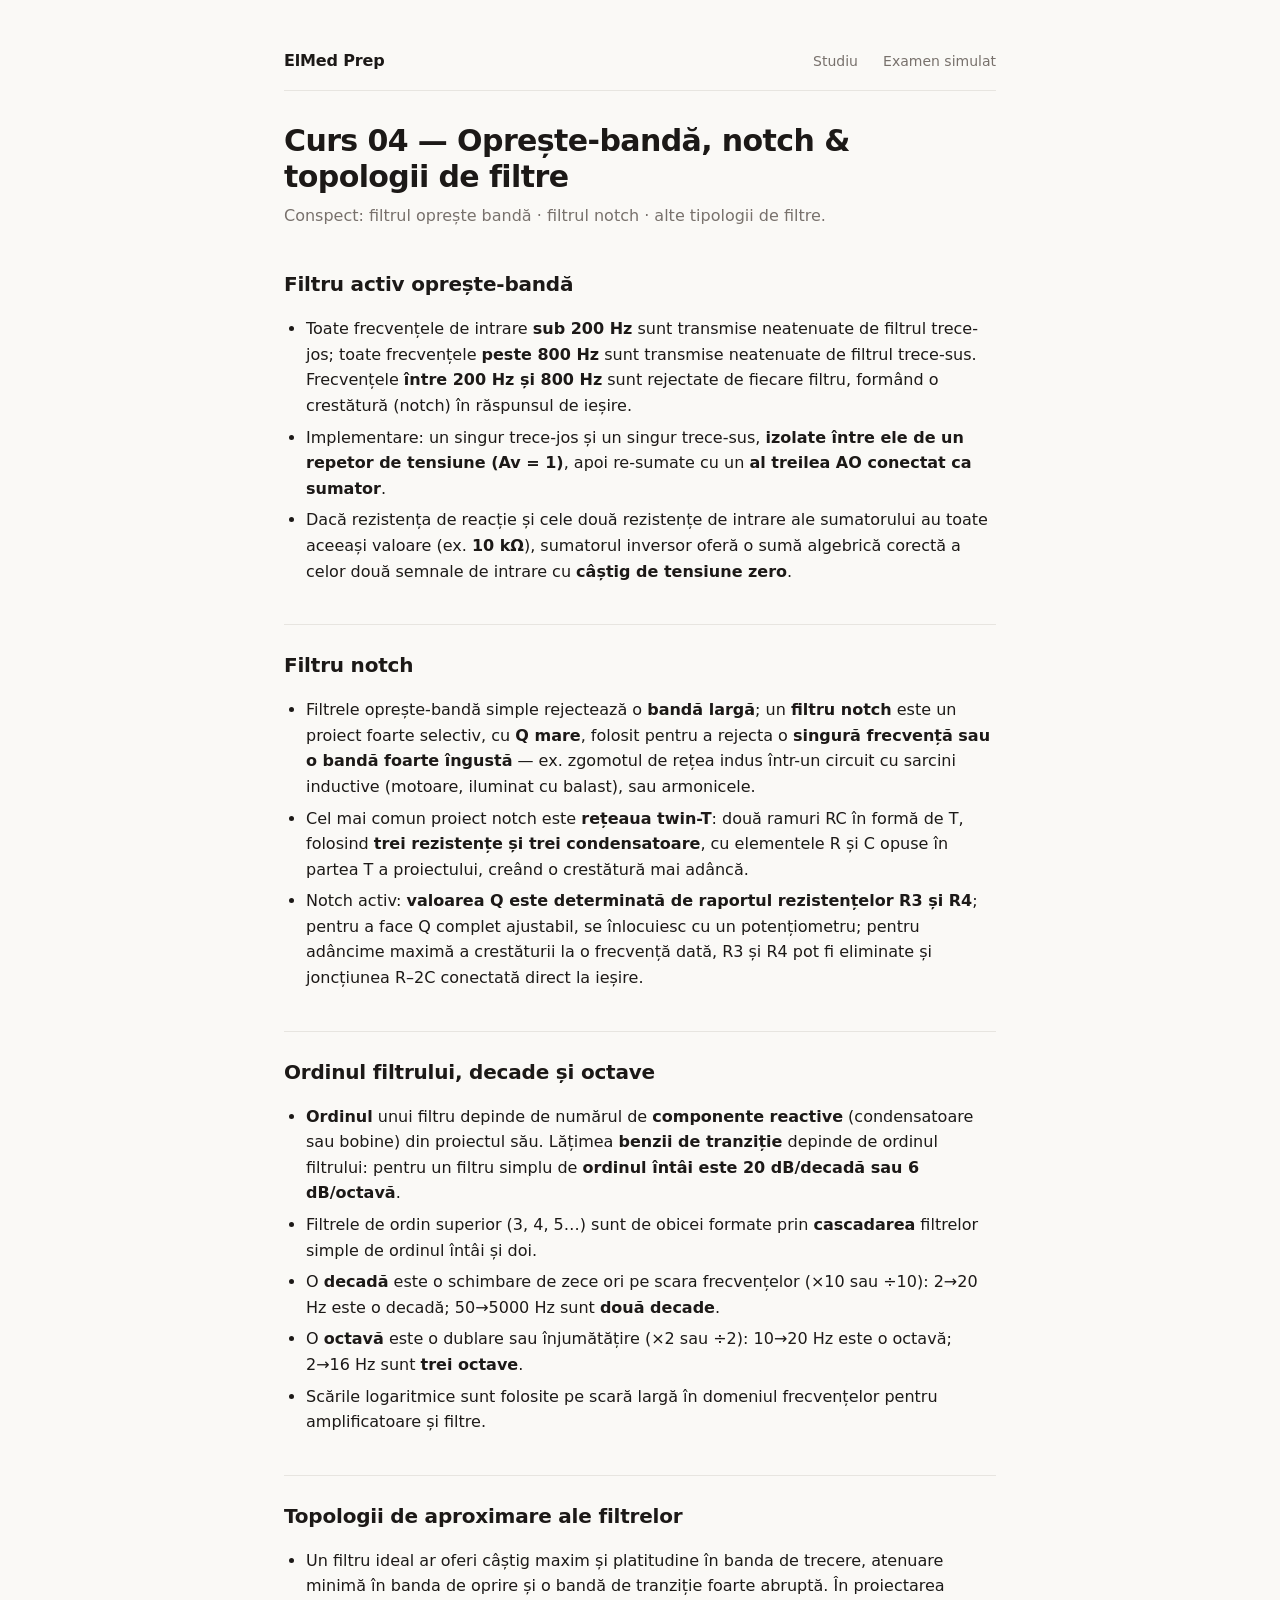
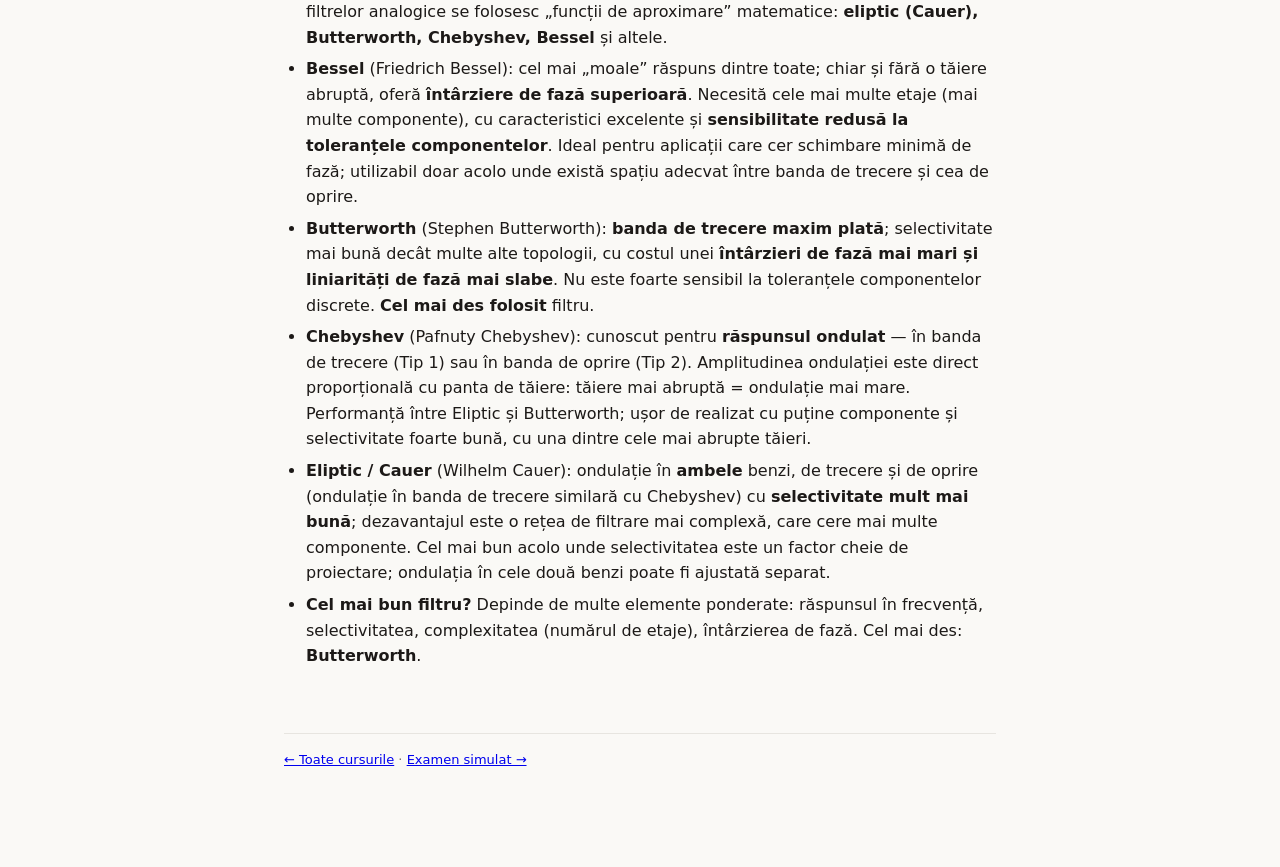
<file: curs-4.html>
<!DOCTYPE html>
<html lang="ro">
<head>
<meta charset="utf-8">
<meta name="viewport" content="width=device-width, initial-scale=1">
<title>Curs 04 — ElMed Prep</title>
<link rel="stylesheet" href="assets/style.css">
</head>
<body>
<div class="wrap content">
  <header class="site">
    <a class="brand" href="index.html">ElMed Prep</a>
    <nav>
      <a href="index.html">Studiu</a>
      <a href="exam.html">Examen simulat</a>
    </nav>
  </header>

  <h1>Curs 04 — Oprește-bandă, notch &amp; topologii de filtre</h1>
  <p class="lead">Conspect: filtrul oprește bandă · filtrul notch · alte tipologii de filtre.</p>

  <h2>Filtru activ oprește-bandă</h2>
  <ul>
    <li>Toate frecvențele de intrare <strong>sub 200 Hz</strong> sunt transmise neatenuate de filtrul trece-jos; toate frecvențele <strong>peste 800 Hz</strong> sunt transmise neatenuate de filtrul trece-sus. Frecvențele <strong>între 200 Hz și 800 Hz</strong> sunt rejectate de fiecare filtru, formând o crestătură (notch) în răspunsul de ieșire.</li>
    <li>Implementare: un singur trece-jos și un singur trece-sus, <strong>izolate între ele de un repetor de tensiune (Av = 1)</strong>, apoi re-sumate cu un <strong>al treilea AO conectat ca sumator</strong>.</li>
    <li>Dacă rezistența de reacție și cele două rezistențe de intrare ale sumatorului au toate aceeași valoare (ex. <strong>10 kΩ</strong>), sumatorul inversor oferă o sumă algebrică corectă a celor două semnale de intrare cu <strong>câștig de tensiune zero</strong>.</li>
  </ul>

  <h2>Filtru notch</h2>
  <ul>
    <li>Filtrele oprește-bandă simple rejectează o <strong>bandă largă</strong>; un <strong>filtru notch</strong> este un proiect foarte selectiv, cu <strong>Q mare</strong>, folosit pentru a rejecta o <strong>singură frecvență sau o bandă foarte îngustă</strong> — ex. zgomotul de rețea indus într-un circuit cu sarcini inductive (motoare, iluminat cu balast), sau armonicele.</li>
    <li>Cel mai comun proiect notch este <strong>rețeaua twin-T</strong>: două ramuri RC în formă de T, folosind <strong>trei rezistențe și trei condensatoare</strong>, cu elementele R și C opuse în partea T a proiectului, creând o crestătură mai adâncă.</li>
    <li>Notch activ: <strong>valoarea Q este determinată de raportul rezistențelor R3 și R4</strong>; pentru a face Q complet ajustabil, se înlocuiesc cu un potențiometru; pentru adâncime maximă a crestăturii la o frecvență dată, R3 și R4 pot fi eliminate și joncțiunea R–2C conectată direct la ieșire.</li>
  </ul>

  <h2>Ordinul filtrului, decade și octave</h2>
  <ul>
    <li><strong>Ordinul</strong> unui filtru depinde de numărul de <strong>componente reactive</strong> (condensatoare sau bobine) din proiectul său. Lățimea <strong>benzii de tranziție</strong> depinde de ordinul filtrului: pentru un filtru simplu de <strong>ordinul întâi este 20 dB/decadă sau 6 dB/octavă</strong>.</li>
    <li>Filtrele de ordin superior (3, 4, 5…) sunt de obicei formate prin <strong>cascadarea</strong> filtrelor simple de ordinul întâi și doi.</li>
    <li>O <strong>decadă</strong> este o schimbare de zece ori pe scara frecvențelor (×10 sau ÷10): 2→20 Hz este o decadă; 50→5000 Hz sunt <strong>două decade</strong>.</li>
    <li>O <strong>octavă</strong> este o dublare sau înjumătățire (×2 sau ÷2): 10→20 Hz este o octavă; 2→16 Hz sunt <strong>trei octave</strong>.</li>
    <li>Scările logaritmice sunt folosite pe scară largă în domeniul frecvențelor pentru amplificatoare și filtre.</li>
  </ul>

  <h2>Topologii de aproximare ale filtrelor</h2>
  <ul>
    <li>Un filtru ideal ar oferi câștig maxim și platitudine în banda de trecere, atenuare minimă în banda de oprire și o bandă de tranziție foarte abruptă. În proiectarea filtrelor analogice se folosesc „funcții de aproximare” matematice: <strong>eliptic (Cauer), Butterworth, Chebyshev, Bessel</strong> și altele.</li>
    <li><strong>Bessel</strong> (Friedrich Bessel): cel mai „moale” răspuns dintre toate; chiar și fără o tăiere abruptă, oferă <strong>întârziere de fază superioară</strong>. Necesită cele mai multe etaje (mai multe componente), cu caracteristici excelente și <strong>sensibilitate redusă la toleranțele componentelor</strong>. Ideal pentru aplicații care cer schimbare minimă de fază; utilizabil doar acolo unde există spațiu adecvat între banda de trecere și cea de oprire.</li>
    <li><strong>Butterworth</strong> (Stephen Butterworth): <strong>banda de trecere maxim plată</strong>; selectivitate mai bună decât multe alte topologii, cu costul unei <strong>întârzieri de fază mai mari și liniarități de fază mai slabe</strong>. Nu este foarte sensibil la toleranțele componentelor discrete. <strong>Cel mai des folosit</strong> filtru.</li>
    <li><strong>Chebyshev</strong> (Pafnuty Chebyshev): cunoscut pentru <strong>răspunsul ondulat</strong> — în banda de trecere (Tip 1) sau în banda de oprire (Tip 2). Amplitudinea ondulației este direct proporțională cu panta de tăiere: tăiere mai abruptă = ondulație mai mare. Performanță între Eliptic și Butterworth; ușor de realizat cu puține componente și selectivitate foarte bună, cu una dintre cele mai abrupte tăieri.</li>
    <li><strong>Eliptic / Cauer</strong> (Wilhelm Cauer): ondulație în <strong>ambele</strong> benzi, de trecere și de oprire (ondulație în banda de trecere similară cu Chebyshev) cu <strong>selectivitate mult mai bună</strong>; dezavantajul este o rețea de filtrare mai complexă, care cere mai multe componente. Cel mai bun acolo unde selectivitatea este un factor cheie de proiectare; ondulația în cele două benzi poate fi ajustată separat.</li>
    <li><strong>Cel mai bun filtru?</strong> Depinde de multe elemente ponderate: răspunsul în frecvență, selectivitatea, complexitatea (numărul de etaje), întârzierea de fază. Cel mai des: <strong>Butterworth</strong>.</li>
  </ul>

  <footer class="site"><a href="index.html">← Toate cursurile</a> · <a href="exam.html">Examen simulat →</a></footer>
</div>
</body>
</html>
</file>
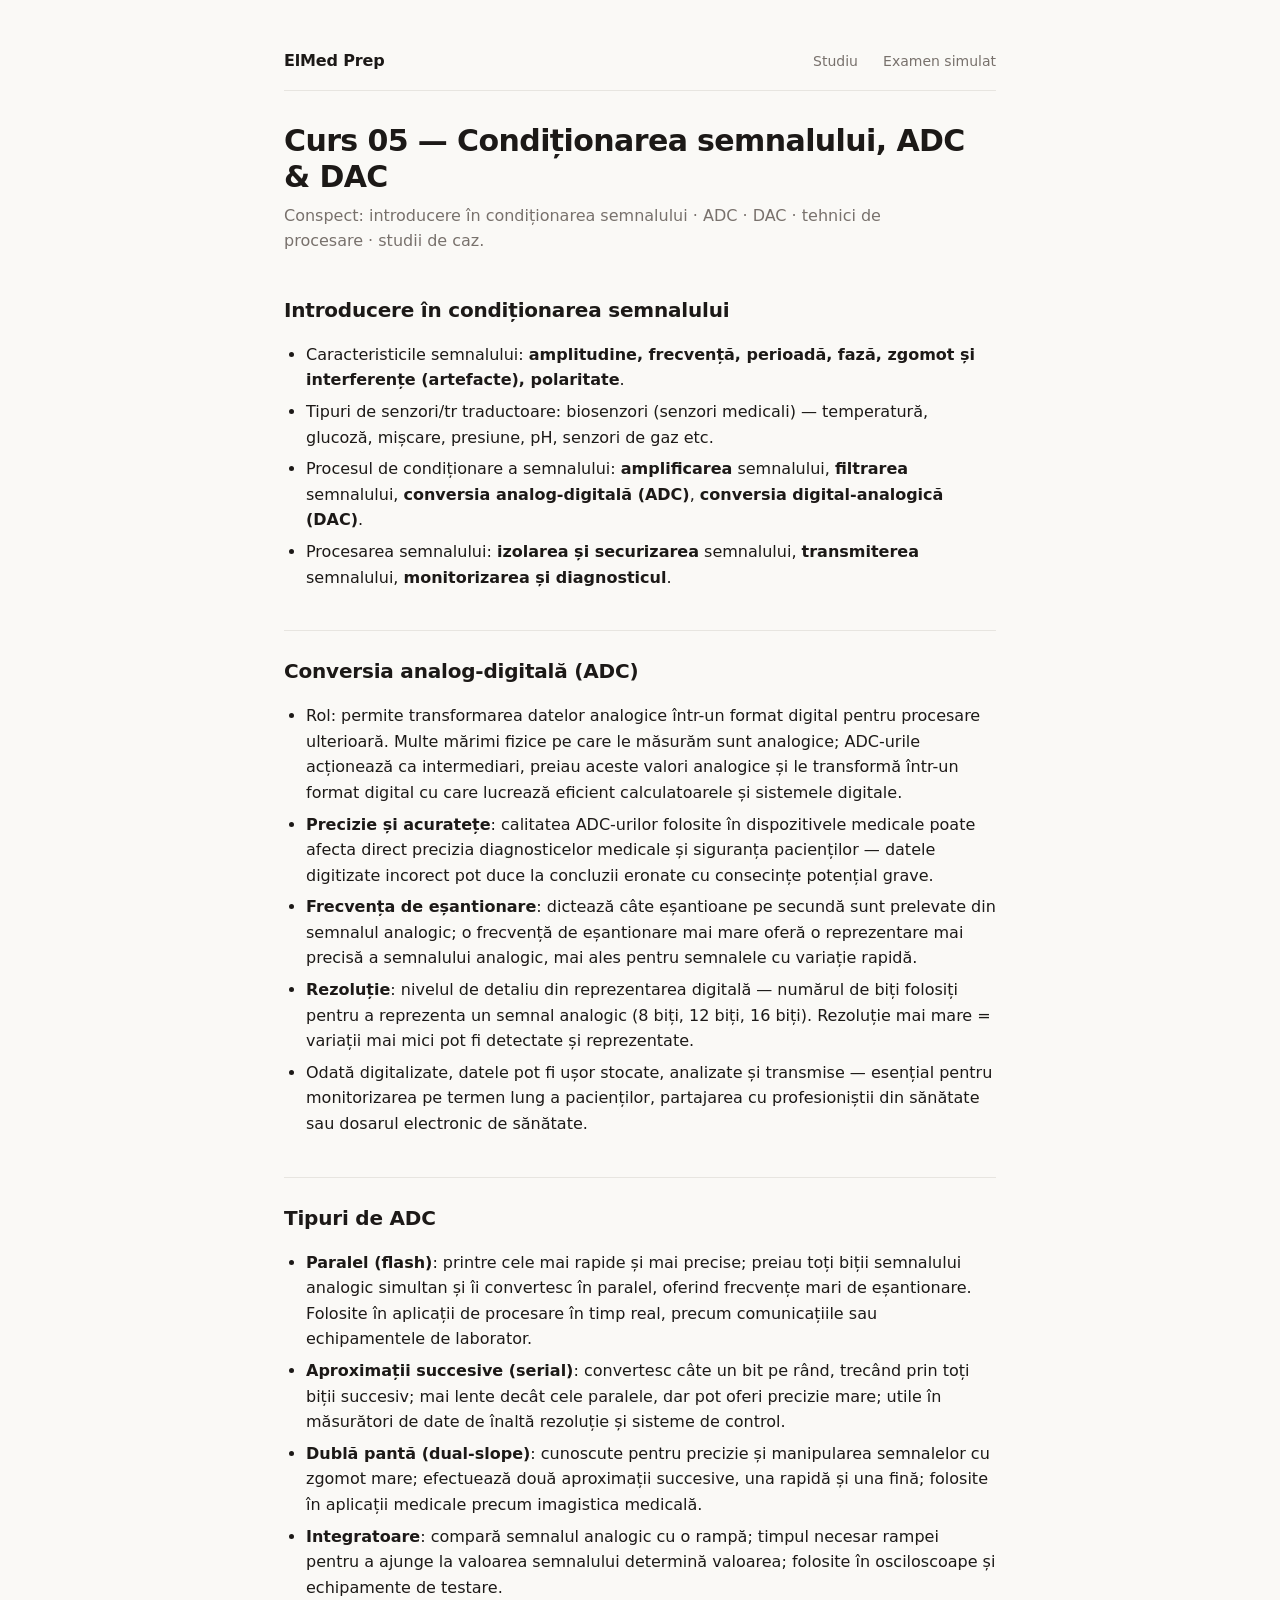
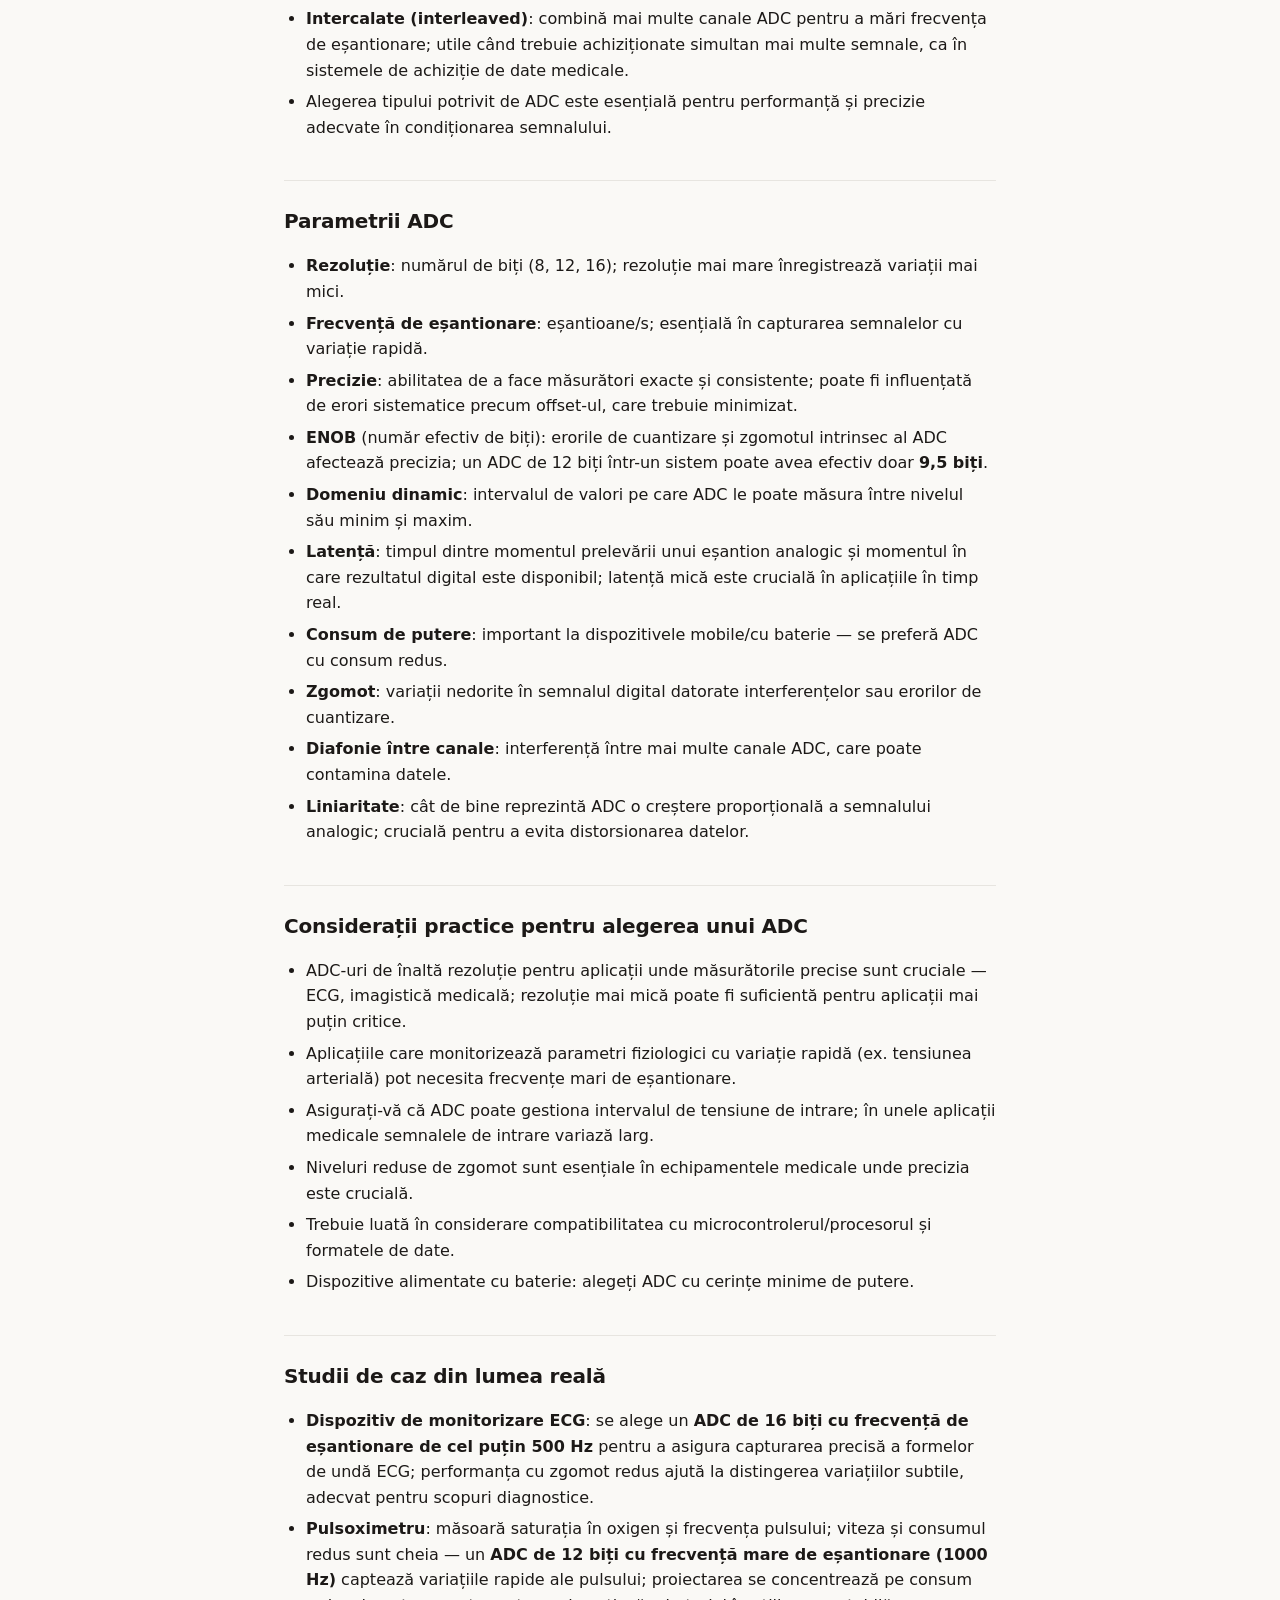
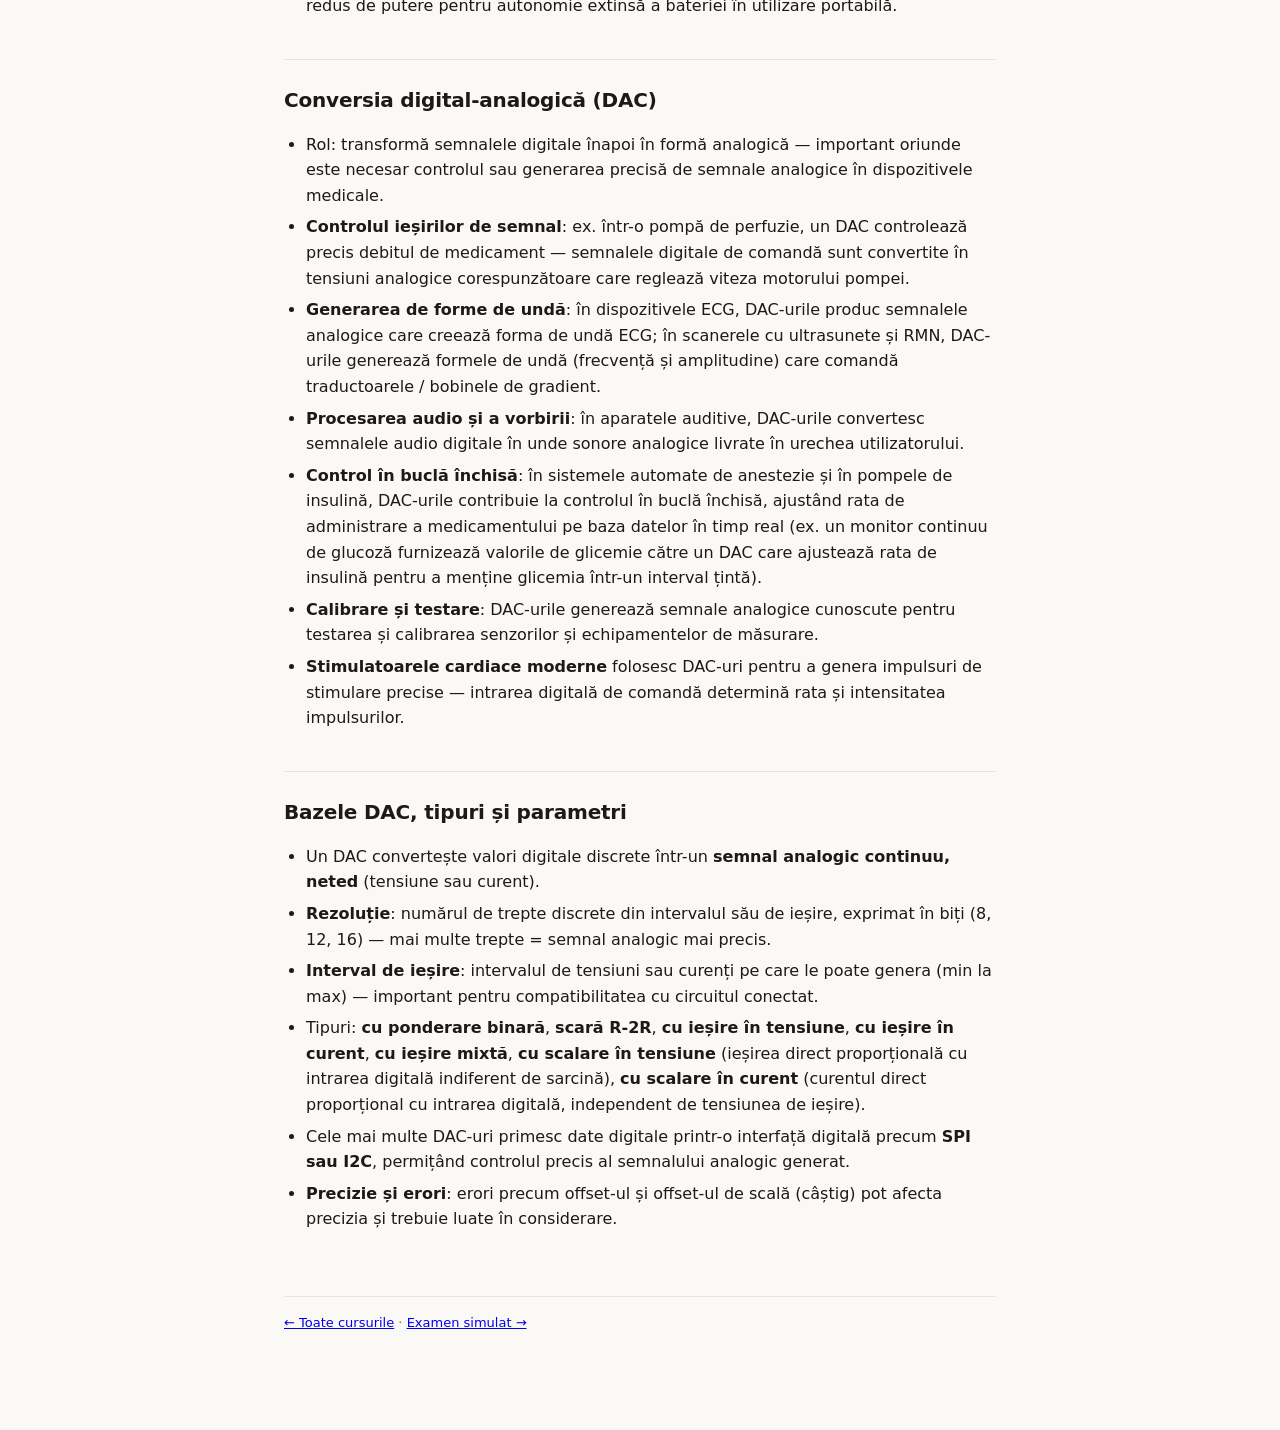
<file: curs-5.html>
<!DOCTYPE html>
<html lang="ro">
<head>
<meta charset="utf-8">
<meta name="viewport" content="width=device-width, initial-scale=1">
<title>Curs 05 — ElMed Prep</title>
<link rel="stylesheet" href="assets/style.css">
</head>
<body>
<div class="wrap content">
  <header class="site">
    <a class="brand" href="index.html">ElMed Prep</a>
    <nav>
      <a href="index.html">Studiu</a>
      <a href="exam.html">Examen simulat</a>
    </nav>
  </header>

  <h1>Curs 05 — Condiționarea semnalului, ADC &amp; DAC</h1>
  <p class="lead">Conspect: introducere în condiționarea semnalului · ADC · DAC · tehnici de procesare · studii de caz.</p>

  <h2>Introducere în condiționarea semnalului</h2>
  <ul>
    <li>Caracteristicile semnalului: <strong>amplitudine, frecvență, perioadă, fază, zgomot și interferențe (artefacte), polaritate</strong>.</li>
    <li>Tipuri de senzori/tr traductoare: biosenzori (senzori medicali) — temperatură, glucoză, mișcare, presiune, pH, senzori de gaz etc.</li>
    <li>Procesul de condiționare a semnalului: <strong>amplificarea</strong> semnalului, <strong>filtrarea</strong> semnalului, <strong>conversia analog-digitală (ADC)</strong>, <strong>conversia digital-analogică (DAC)</strong>.</li>
    <li>Procesarea semnalului: <strong>izolarea și securizarea</strong> semnalului, <strong>transmiterea</strong> semnalului, <strong>monitorizarea și diagnosticul</strong>.</li>
  </ul>

  <h2>Conversia analog-digitală (ADC)</h2>
  <ul>
    <li>Rol: permite transformarea datelor analogice într-un format digital pentru procesare ulterioară. Multe mărimi fizice pe care le măsurăm sunt analogice; ADC-urile acționează ca intermediari, preiau aceste valori analogice și le transformă într-un format digital cu care lucrează eficient calculatoarele și sistemele digitale.</li>
    <li><strong>Precizie și acuratețe</strong>: calitatea ADC-urilor folosite în dispozitivele medicale poate afecta direct precizia diagnosticelor medicale și siguranța pacienților — datele digitizate incorect pot duce la concluzii eronate cu consecințe potențial grave.</li>
    <li><strong>Frecvența de eșantionare</strong>: dictează câte eșantioane pe secundă sunt prelevate din semnalul analogic; o frecvență de eșantionare mai mare oferă o reprezentare mai precisă a semnalului analogic, mai ales pentru semnalele cu variație rapidă.</li>
    <li><strong>Rezoluție</strong>: nivelul de detaliu din reprezentarea digitală — numărul de biți folosiți pentru a reprezenta un semnal analogic (8 biți, 12 biți, 16 biți). Rezoluție mai mare = variații mai mici pot fi detectate și reprezentate.</li>
    <li>Odată digitalizate, datele pot fi ușor stocate, analizate și transmise — esențial pentru monitorizarea pe termen lung a pacienților, partajarea cu profesioniștii din sănătate sau dosarul electronic de sănătate.</li>
  </ul>

  <h2>Tipuri de ADC</h2>
  <ul>
    <li><strong>Paralel (flash)</strong>: printre cele mai rapide și mai precise; preiau toți biții semnalului analogic simultan și îi convertesc în paralel, oferind frecvențe mari de eșantionare. Folosite în aplicații de procesare în timp real, precum comunicațiile sau echipamentele de laborator.</li>
    <li><strong>Aproximații succesive (serial)</strong>: convertesc câte un bit pe rând, trecând prin toți biții succesiv; mai lente decât cele paralele, dar pot oferi precizie mare; utile în măsurători de date de înaltă rezoluție și sisteme de control.</li>
    <li><strong>Dublă pantă (dual-slope)</strong>: cunoscute pentru precizie și manipularea semnalelor cu zgomot mare; efectuează două aproximații succesive, una rapidă și una fină; folosite în aplicații medicale precum imagistica medicală.</li>
    <li><strong>Integratoare</strong>: compară semnalul analogic cu o rampă; timpul necesar rampei pentru a ajunge la valoarea semnalului determină valoarea; folosite în osciloscoape și echipamente de testare.</li>
    <li><strong>Intercalate (interleaved)</strong>: combină mai multe canale ADC pentru a mări frecvența de eșantionare; utile când trebuie achiziționate simultan mai multe semnale, ca în sistemele de achiziție de date medicale.</li>
    <li>Alegerea tipului potrivit de ADC este esențială pentru performanță și precizie adecvate în condiționarea semnalului.</li>
  </ul>

  <h2>Parametrii ADC</h2>
  <ul>
    <li><strong>Rezoluție</strong>: numărul de biți (8, 12, 16); rezoluție mai mare înregistrează variații mai mici.</li>
    <li><strong>Frecvență de eșantionare</strong>: eșantioane/s; esențială în capturarea semnalelor cu variație rapidă.</li>
    <li><strong>Precizie</strong>: abilitatea de a face măsurători exacte și consistente; poate fi influențată de erori sistematice precum offset-ul, care trebuie minimizat.</li>
    <li><strong>ENOB</strong> (număr efectiv de biți): erorile de cuantizare și zgomotul intrinsec al ADC afectează precizia; un ADC de 12 biți într-un sistem poate avea efectiv doar <strong>9,5 biți</strong>.</li>
    <li><strong>Domeniu dinamic</strong>: intervalul de valori pe care ADC le poate măsura între nivelul său minim și maxim.</li>
    <li><strong>Latență</strong>: timpul dintre momentul prelevării unui eșantion analogic și momentul în care rezultatul digital este disponibil; latență mică este crucială în aplicațiile în timp real.</li>
    <li><strong>Consum de putere</strong>: important la dispozitivele mobile/cu baterie — se preferă ADC cu consum redus.</li>
    <li><strong>Zgomot</strong>: variații nedorite în semnalul digital datorate interferențelor sau erorilor de cuantizare.</li>
    <li><strong>Diafonie între canale</strong>: interferență între mai multe canale ADC, care poate contamina datele.</li>
    <li><strong>Liniaritate</strong>: cât de bine reprezintă ADC o creștere proporțională a semnalului analogic; crucială pentru a evita distorsionarea datelor.</li>
  </ul>

  <h2>Considerații practice pentru alegerea unui ADC</h2>
  <ul>
    <li>ADC-uri de înaltă rezoluție pentru aplicații unde măsurătorile precise sunt cruciale — ECG, imagistică medicală; rezoluție mai mică poate fi suficientă pentru aplicații mai puțin critice.</li>
    <li>Aplicațiile care monitorizează parametri fiziologici cu variație rapidă (ex. tensiunea arterială) pot necesita frecvențe mari de eșantionare.</li>
    <li>Asigurați-vă că ADC poate gestiona intervalul de tensiune de intrare; în unele aplicații medicale semnalele de intrare variază larg.</li>
    <li>Niveluri reduse de zgomot sunt esențiale în echipamentele medicale unde precizia este crucială.</li>
    <li>Trebuie luată în considerare compatibilitatea cu microcontrolerul/procesorul și formatele de date.</li>
    <li>Dispozitive alimentate cu baterie: alegeți ADC cu cerințe minime de putere.</li>
  </ul>

  <h2>Studii de caz din lumea reală</h2>
  <ul>
    <li><strong>Dispozitiv de monitorizare ECG</strong>: se alege un <strong>ADC de 16 biți cu frecvență de eșantionare de cel puțin 500 Hz</strong> pentru a asigura capturarea precisă a formelor de undă ECG; performanța cu zgomot redus ajută la distingerea variațiilor subtile, adecvat pentru scopuri diagnostice.</li>
    <li><strong>Pulsoximetru</strong>: măsoară saturația în oxigen și frecvența pulsului; viteza și consumul redus sunt cheia — un <strong>ADC de 12 biți cu frecvență mare de eșantionare (1000 Hz)</strong> captează variațiile rapide ale pulsului; proiectarea se concentrează pe consum redus de putere pentru autonomie extinsă a bateriei în utilizare portabilă.</li>
  </ul>

  <h2>Conversia digital-analogică (DAC)</h2>
  <ul>
    <li>Rol: transformă semnalele digitale înapoi în formă analogică — important oriunde este necesar controlul sau generarea precisă de semnale analogice în dispozitivele medicale.</li>
    <li><strong>Controlul ieșirilor de semnal</strong>: ex. într-o pompă de perfuzie, un DAC controlează precis debitul de medicament — semnalele digitale de comandă sunt convertite în tensiuni analogice corespunzătoare care reglează viteza motorului pompei.</li>
    <li><strong>Generarea de forme de undă</strong>: în dispozitivele ECG, DAC-urile produc semnalele analogice care creează forma de undă ECG; în scanerele cu ultrasunete și RMN, DAC-urile generează formele de undă (frecvență și amplitudine) care comandă traductoarele / bobinele de gradient.</li>
    <li><strong>Procesarea audio și a vorbirii</strong>: în aparatele auditive, DAC-urile convertesc semnalele audio digitale în unde sonore analogice livrate în urechea utilizatorului.</li>
    <li><strong>Control în buclă închisă</strong>: în sistemele automate de anestezie și în pompele de insulină, DAC-urile contribuie la controlul în buclă închisă, ajustând rata de administrare a medicamentului pe baza datelor în timp real (ex. un monitor continuu de glucoză furnizează valorile de glicemie către un DAC care ajustează rata de insulină pentru a menține glicemia într-un interval țintă).</li>
    <li><strong>Calibrare și testare</strong>: DAC-urile generează semnale analogice cunoscute pentru testarea și calibrarea senzorilor și echipamentelor de măsurare.</li>
    <li><strong>Stimulatoarele cardiace moderne</strong> folosesc DAC-uri pentru a genera impulsuri de stimulare precise — intrarea digitală de comandă determină rata și intensitatea impulsurilor.</li>
  </ul>

  <h2>Bazele DAC, tipuri și parametri</h2>
  <ul>
    <li>Un DAC convertește valori digitale discrete într-un <strong>semnal analogic continuu, neted</strong> (tensiune sau curent).</li>
    <li><strong>Rezoluție</strong>: numărul de trepte discrete din intervalul său de ieșire, exprimat în biți (8, 12, 16) — mai multe trepte = semnal analogic mai precis.</li>
    <li><strong>Interval de ieșire</strong>: intervalul de tensiuni sau curenți pe care le poate genera (min la max) — important pentru compatibilitatea cu circuitul conectat.</li>
    <li>Tipuri: <strong>cu ponderare binară</strong>, <strong>scară R-2R</strong>, <strong>cu ieșire în tensiune</strong>, <strong>cu ieșire în curent</strong>, <strong>cu ieșire mixtă</strong>, <strong>cu scalare în tensiune</strong> (ieșirea direct proporțională cu intrarea digitală indiferent de sarcină), <strong>cu scalare în curent</strong> (curentul direct proporțional cu intrarea digitală, independent de tensiunea de ieșire).</li>
    <li>Cele mai multe DAC-uri primesc date digitale printr-o interfață digitală precum <strong>SPI sau I2C</strong>, permițând controlul precis al semnalului analogic generat.</li>
    <li><strong>Precizie și erori</strong>: erori precum offset-ul și offset-ul de scală (câștig) pot afecta precizia și trebuie luate în considerare.</li>
  </ul>

  <footer class="site"><a href="index.html">← Toate cursurile</a> · <a href="exam.html">Examen simulat →</a></footer>
</div>
</body>
</html>
</file>
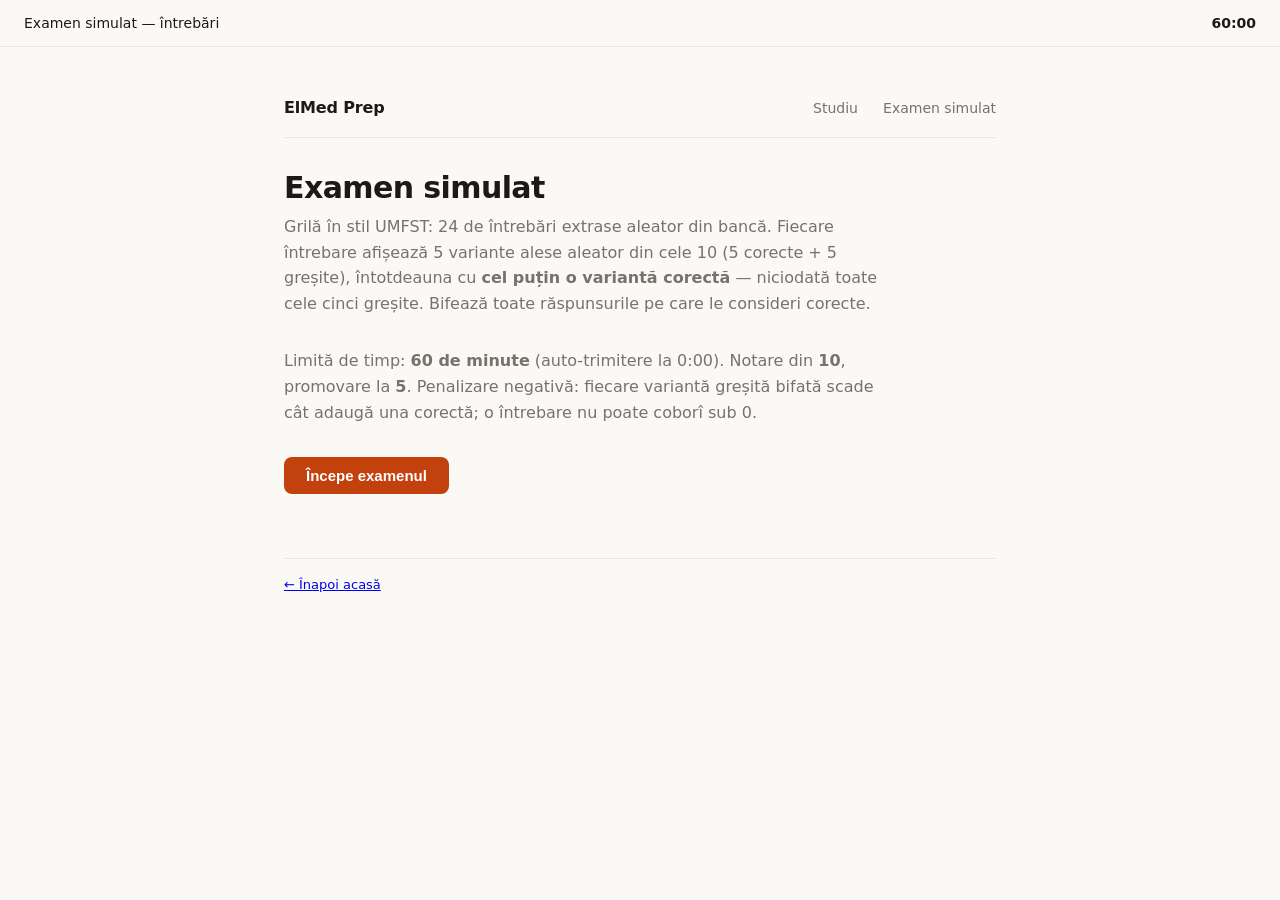
<file: exam.html>
<!DOCTYPE html>
<html lang="ro">
<head>
<meta charset="utf-8">
<meta name="viewport" content="width=device-width, initial-scale=1">
<title>Examen simulat — ElMed Prep</title>
<link rel="stylesheet" href="assets/style.css">
</head>
<body>
<div class="exam-bar" id="examBar" hidden>
  <span>Examen simulat — <span id="qCount"></span> întrebări</span>
  <span id="timer">60:00</span>
</div>
<div class="wrap">
  <header class="site">
    <a class="brand" href="index.html">ElMed Prep</a>
    <nav>
      <a href="index.html">Studiu</a>
      <a href="exam.html">Examen simulat</a>
    </nav>
  </header>

  <div id="startView">
    <h1>Examen simulat</h1>
    <p class="lead">Grilă în stil UMFST: 24 de întrebări extrase aleator din bancă. Fiecare întrebare afișează 5 variante alese aleator din cele 10 (5 corecte + 5 greșite), întotdeauna cu <strong>cel puțin o variantă corectă</strong> — niciodată toate cele cinci greșite. Bifează toate răspunsurile pe care le consideri corecte.</p>
    <p class="lead">Limită de timp: <strong>60 de minute</strong> (auto-trimitere la 0:00). Notare din <strong>10</strong>, promovare la <strong>5</strong>. Penalizare negativă: fiecare variantă greșită bifată scade cât adaugă una corectă; o întrebare nu poate coborî sub 0.</p>
    <p><button class="btn" id="startBtn">Începe examenul</button></p>
  </div>

  <div id="examView" hidden>
    <form id="examForm"></form>
    <p style="margin-top:24px"><button class="btn" id="submitBtn" type="button">Trimite</button></p>
  </div>

  <div id="resultView" hidden></div>

  <footer class="site"><a href="index.html">← Înapoi acasă</a></footer>
</div>
<script src="assets/exam.js"></script>
</body>
</html>
</file>
<file: assets/style.css>
:root {
  --bg: #faf9f6;
  --surface: #ffffff;
  --ink: #1c1917;
  --muted: #78716c;
  --line: #e7e5e0;
  --accent: #c2410c;
  --accent-soft: #fdf0e7;
  --good: #15803d;
  --bad: #b91c1c;
}

* { box-sizing: border-box; }

body {
  margin: 0;
  background: var(--bg);
  color: var(--ink);
  font-family: ui-sans-serif, system-ui, -apple-system, "Segoe UI", Roboto, Helvetica, Arial, sans-serif;
  line-height: 1.6;
  -webkit-font-smoothing: antialiased;
}

.wrap { max-width: 760px; margin: 0 auto; padding: 48px 24px 96px; }

header.site {
  display: flex; align-items: baseline; justify-content: space-between;
  padding-bottom: 16px; margin-bottom: 32px; border-bottom: 1px solid var(--line);
}
header.site .brand { font-weight: 650; letter-spacing: -0.01em; text-decoration: none; color: var(--ink); }
header.site nav a { color: var(--muted); text-decoration: none; margin-left: 20px; font-size: 14px; }
header.site nav a:hover { color: var(--accent); }

h1 { font-size: 30px; letter-spacing: -0.02em; line-height: 1.2; margin: 0 0 8px; }
h2 { font-size: 20px; letter-spacing: -0.01em; margin: 40px 0 12px; padding-top: 24px; border-top: 1px solid var(--line); }
h3 { font-size: 16px; margin: 24px 0 8px; }
p.lead { color: var(--muted); margin: 0 0 32px; max-width: 60ch; }

.card {
  display: block; background: var(--surface); border: 1px solid var(--line);
  border-radius: 10px; padding: 20px 24px; margin-bottom: 14px;
  text-decoration: none; color: var(--ink); transition: border-color .15s ease;
}
.card:hover { border-color: var(--accent); }
.card .kicker { font-size: 12px; text-transform: uppercase; letter-spacing: .08em; color: var(--accent); font-weight: 600; }
.card .title { font-size: 17px; font-weight: 600; margin: 4px 0 2px; }
.card .desc { font-size: 14px; color: var(--muted); }

ul.toc { padding-left: 20px; color: var(--muted); }
ul.toc a { color: var(--ink); }
ul.toc a:hover { color: var(--accent); }

.content h2:first-of-type { border-top: none; padding-top: 0; }
.content ul { padding-left: 22px; }
.content li { margin-bottom: 6px; }
.content .note { background: var(--accent-soft); border: 1px solid #f5d5bd; border-radius: 8px; padding: 12px 16px; font-size: 14px; }
code { background: #f0efeb; border-radius: 4px; padding: 1px 5px; font-size: 0.9em; font-family: ui-monospace, SFMono-Regular, Menlo, monospace; }

.exam-bar {
  position: sticky; top: 0; background: var(--bg); border-bottom: 1px solid var(--line);
  display: flex; justify-content: space-between; align-items: center;
  padding: 12px 24px; font-size: 14px; z-index: 10;
}
#timer { font-variant-numeric: tabular-nums; font-weight: 650; }
#timer.low { color: var(--bad); }

button.btn, a.btn {
  display: inline-block; background: var(--accent); color: #fff; border: none; border-radius: 8px;
  padding: 10px 22px; font-size: 15px; font-weight: 600; cursor: pointer; text-decoration: none;
}
button.btn:hover, a.btn:hover { background: #9a3412; }
button.btn.secondary { background: var(--surface); color: var(--ink); border: 1px solid var(--line); }
button.btn.secondary:hover { border-color: var(--accent); color: var(--accent); background: var(--surface); }

.q {
  background: var(--surface); border: 1px solid var(--line); border-radius: 10px;
  padding: 20px 24px; margin-bottom: 16px;
}
.q .qhead { font-weight: 600; margin-bottom: 12px; }
.q .qhead .num { color: var(--accent); margin-right: 8px; }
.q label.opt {
  display: flex; gap: 10px; align-items: flex-start; padding: 8px 10px; border-radius: 6px;
  cursor: pointer; font-size: 15px;
}
.q label.opt:hover { background: var(--bg); }
.q label.opt input { margin-top: 4px; accent-color: var(--accent); }
.q.correct { border-color: var(--good); }
.q.wrong { border-color: var(--bad); }
.q .verdict { font-size: 13px; font-weight: 600; margin-top: 10px; }
.q .verdict.ok { color: var(--good); }
.q .verdict.no { color: var(--bad); }
.q .pts { color: var(--muted); font-size: 13px; }

.result {
  background: var(--surface); border: 1px solid var(--line); border-radius: 10px;
  padding: 28px 32px; text-align: center; margin-bottom: 24px;
}
.result .grade { font-size: 44px; font-weight: 700; letter-spacing: -0.02em; }
.result .grade.pass { color: var(--good); }
.result .grade.fail { color: var(--bad); }
.result .remark { color: var(--muted); margin-top: 6px; }

footer.site { margin-top: 64px; padding-top: 16px; border-top: 1px solid var(--line); color: var(--muted); font-size: 13px; }
</file>
